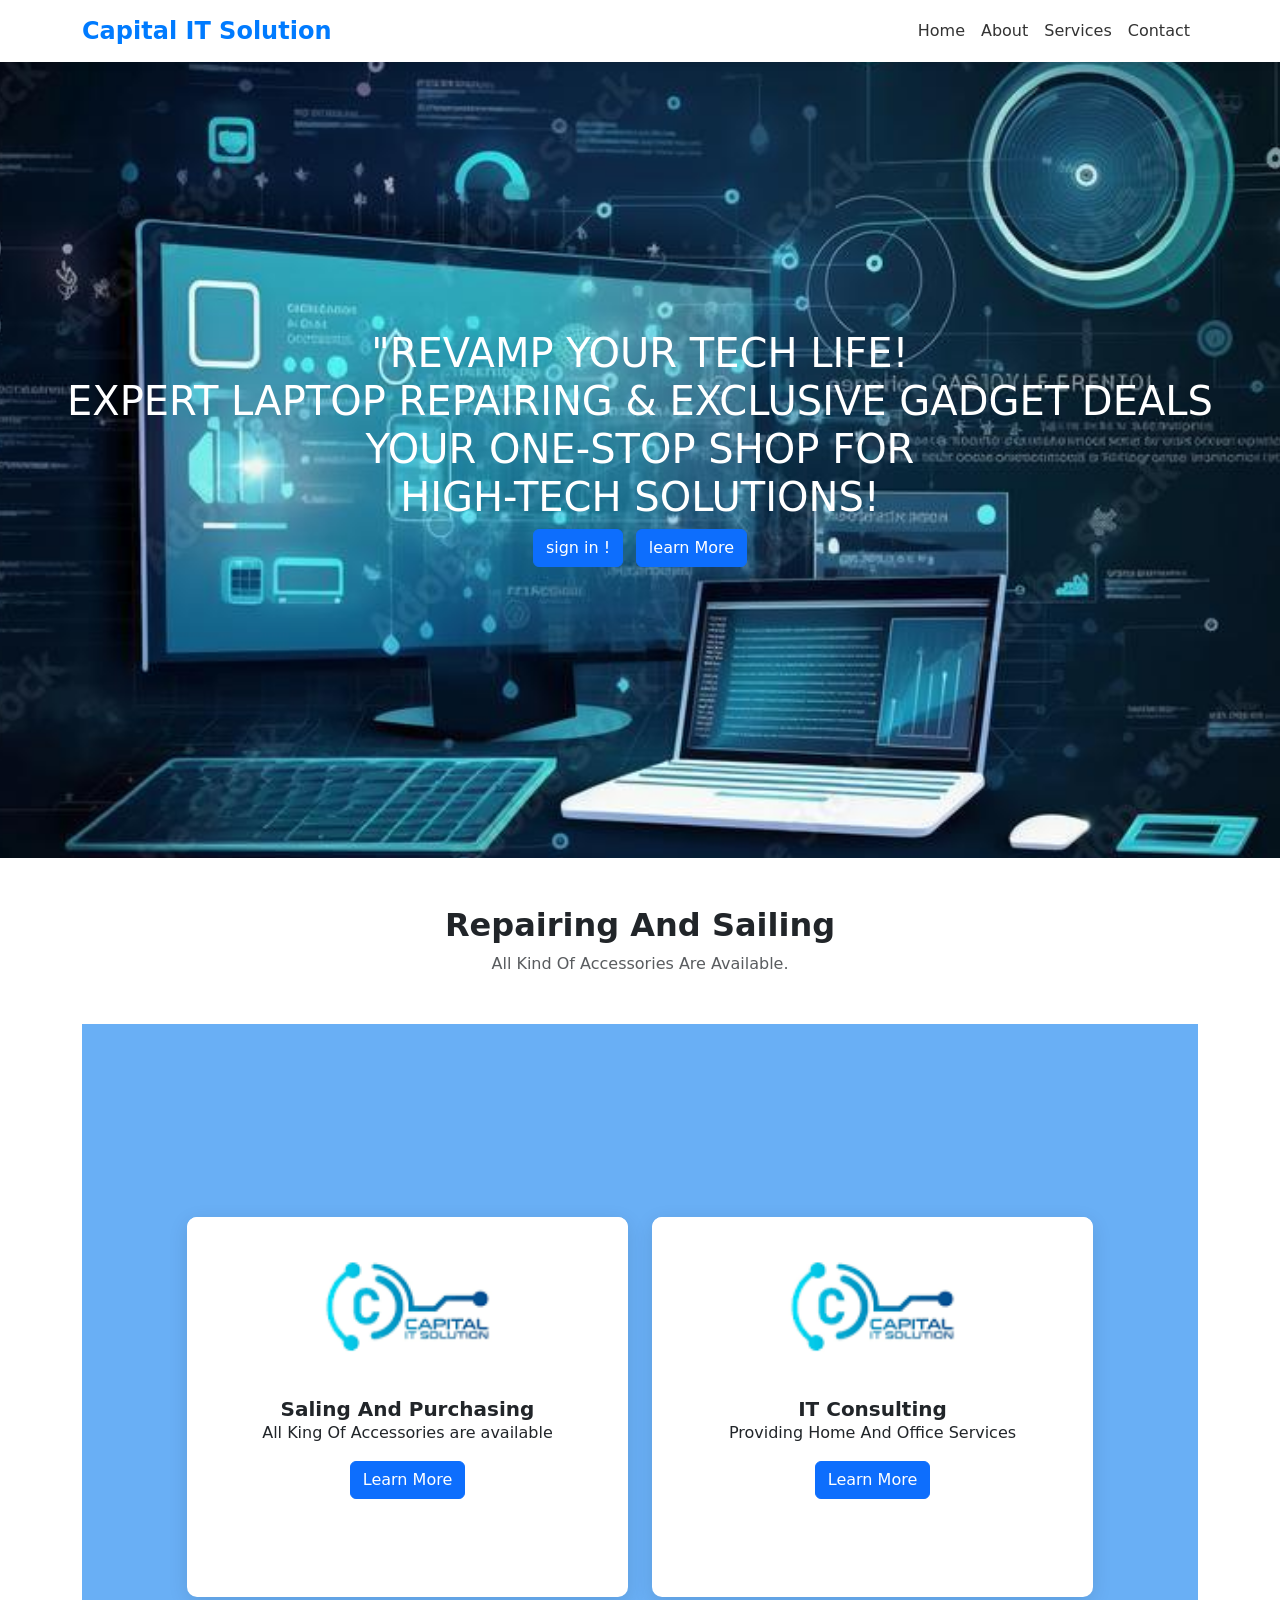
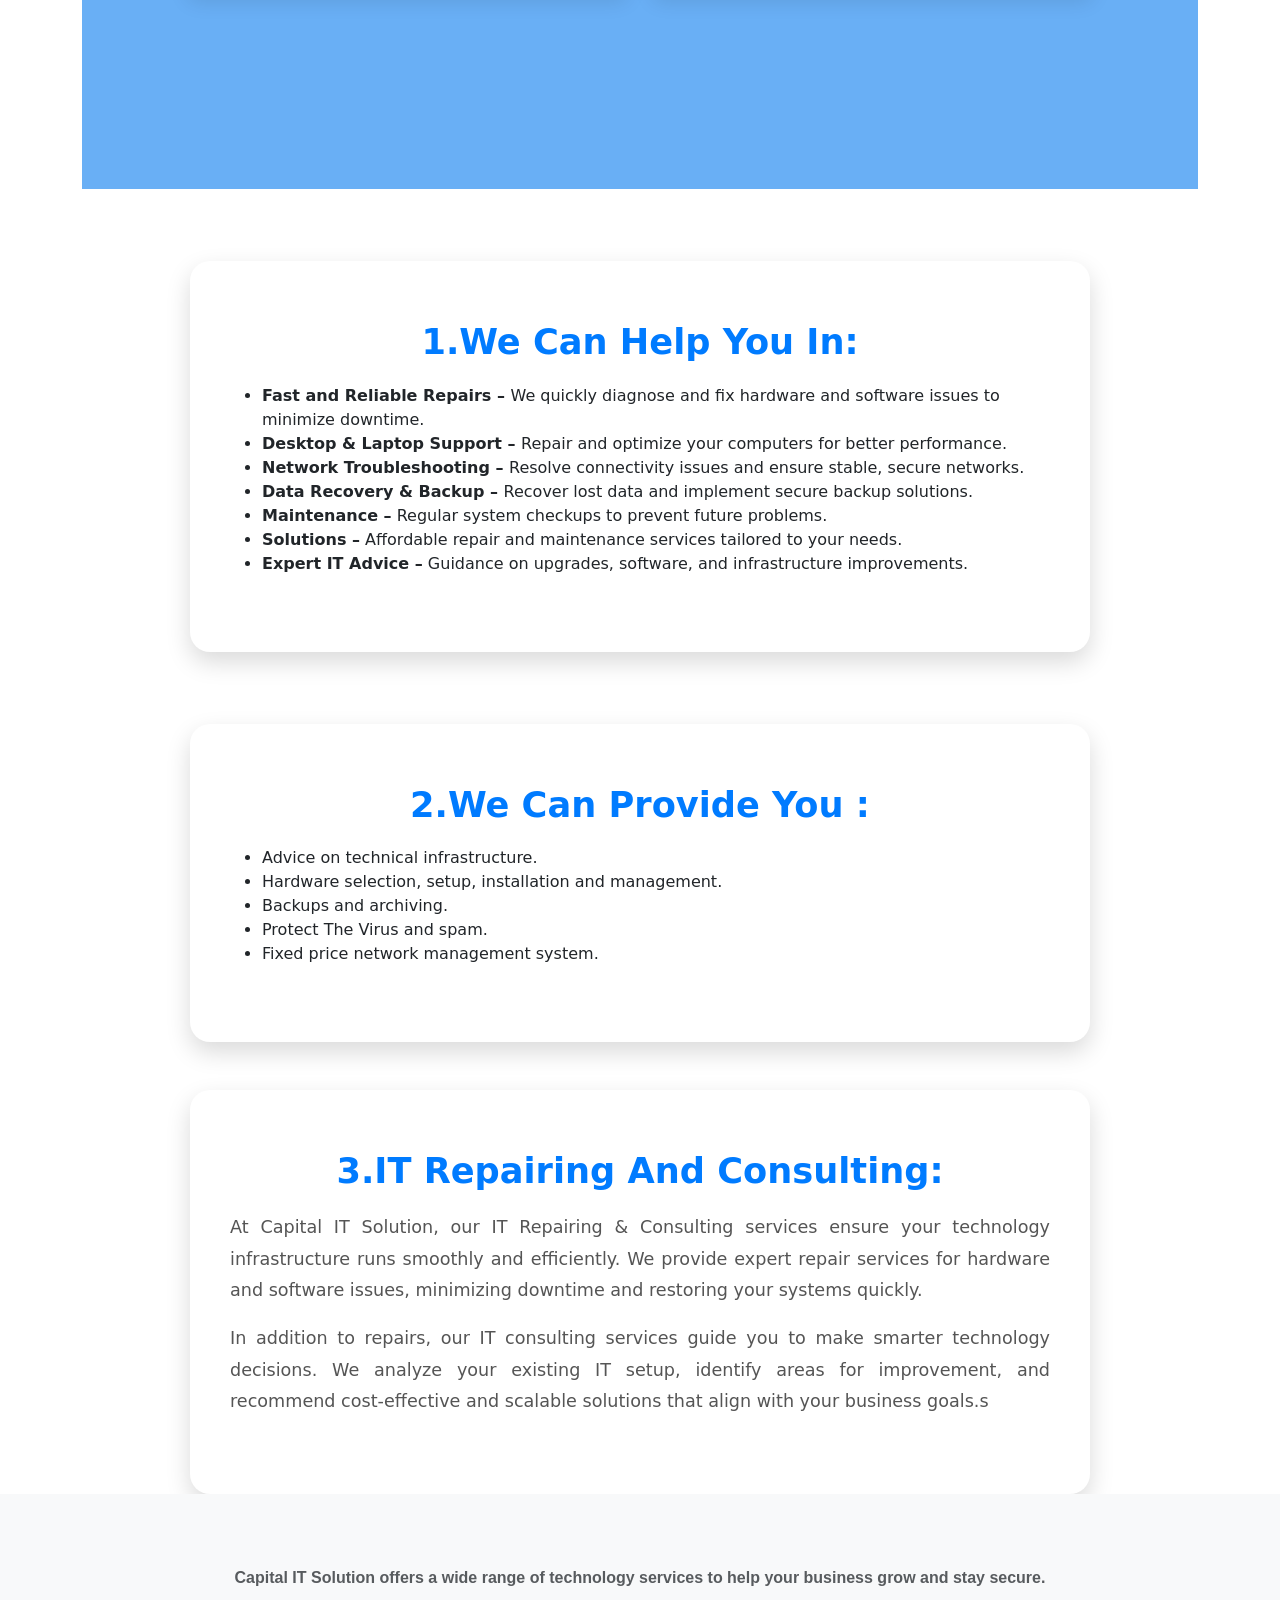
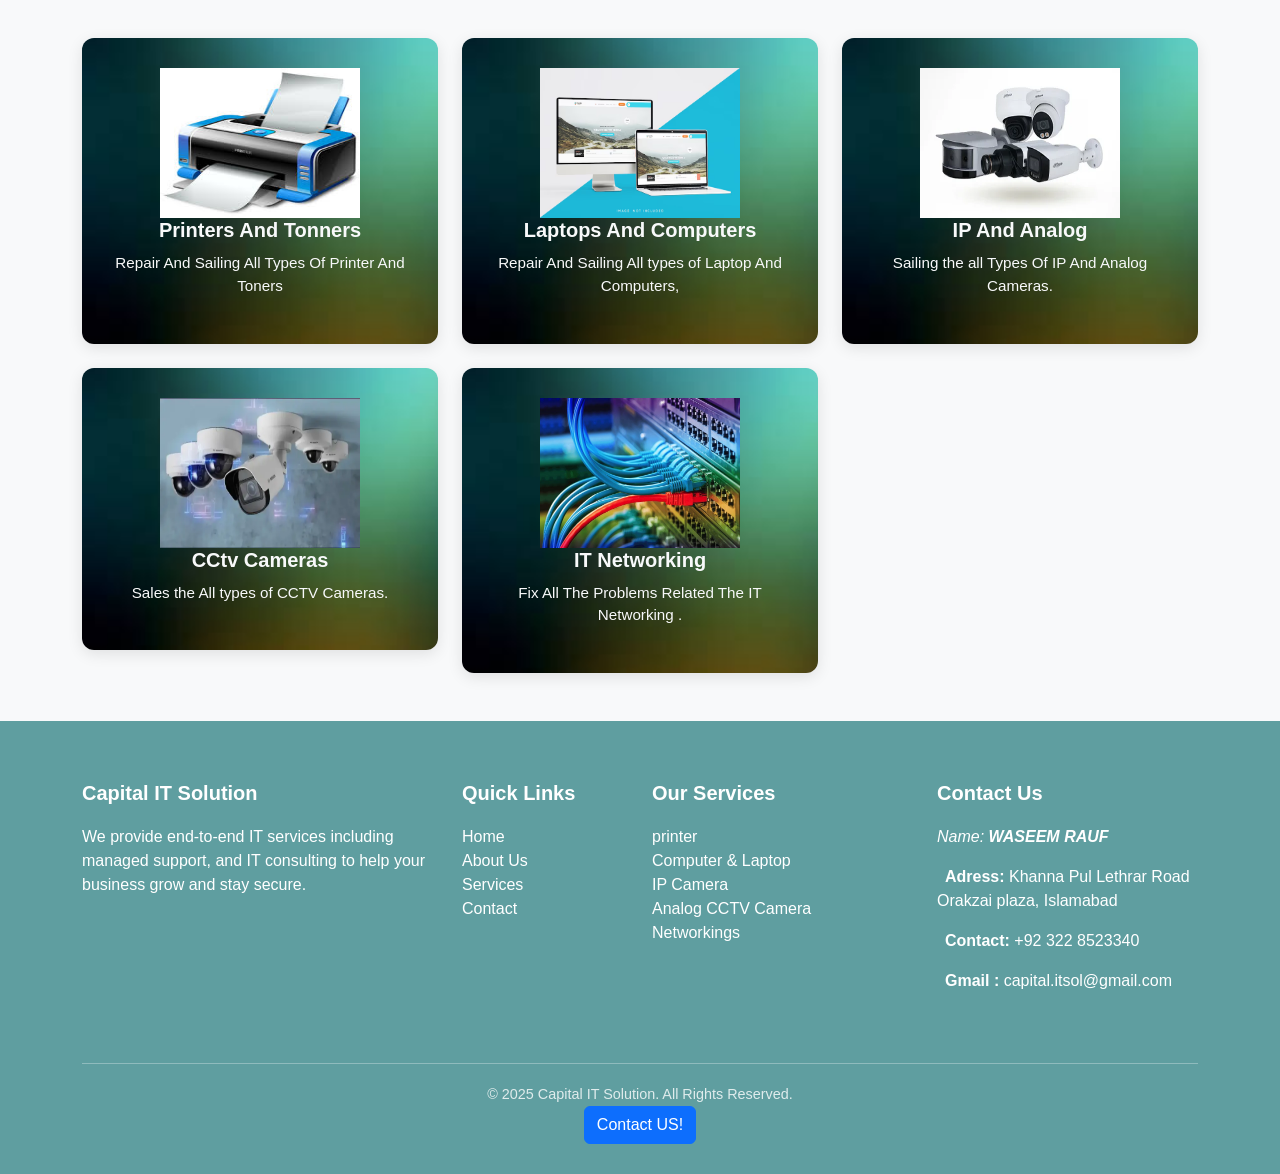
<file: src/index.html>
<!DOCTYPE html>
<html lang="en">

<head>
    <meta charset="UTF-8">
    <meta name="viewport" content="width=device-width, initial-scale=1.0">
    <link href="https://cdn.jsdelivr.net/npm/bootstrap@5.3.3/dist/css/bootstrap.min.css" rel="stylesheet"
        integrity="sha384-QWTKZyjpPEjISv5WaRU9OFeRpok6YctnYmDr5pNlyT2bRjXh0JMhjY6hW+ALEwIH" crossorigin="anonymous">
    <link rel="stylesheet" href="../style/html.css">
    <title>Document</title>
</head>

<body>

    <nav class="navbar navbar-expand-lg bg-white fixed-top">
        <div class="container">
            <a class="navbar-brand" href="#">Capital IT Solution</a>
            <button class="navbar-toggler" type="button" data-bs-toggle="collapse" data-bs-target="#navbarNav"
                aria-controls="navbarNav" aria-expanded="false" aria-label="Toggle navigation">
                <span class="navbar-toggler-icon"></span>
            </button>

            <div class="collapse navbar-collapse justify-content-end" id="navbarNav">
                <ul class="navbar-nav">
                    <li class="nav-item">
                        <a class="nav-link active"
                            href="file:///C:/Users/CHOUDHARY%20AWAIS/Desktop/2nd%20websites/src/index.html">Home</a>
                    </li>
                    <li class="nav-item">
                        <a class="nav-link"
                            href="file:///C:/Users/CHOUDHARY%20AWAIS/Desktop/2nd%20websites/links/about/src/index.html">About</a>
                    </li>
                    <li class="nav-item">
                        <a class="nav-link"
                            href="file:///C:/Users/CHOUDHARY%20AWAIS/Desktop/2nd%20websites/links/services/src/index.html">Services</a>
                    </li>
                    <li class="nav-item">
                        <a class="nav-link"
                            href="file:///C:/Users/CHOUDHARY%20AWAIS/Desktop/2nd%20websites/links/contact%20page/src/index.html">Contact</a>
                    </li>
                </ul>
            </div>
        </div>
    </nav>
    </br>
    </br>

    <div class="bg-image d-flex align-items-center justify-content-center">
        <h1 class="text-white">"REVAMP YOUR TECH LIFE! </br>EXPERT LAPTOP REPAIRING & EXCLUSIVE GADGET DEALS </br>YOUR
            ONE-STOP SHOP FOR <br>HIGH-TECH SOLUTIONS!</br>
            <button class="btn btn-primary text-white">
                sign in !
            </button>
            <a href=".index/CHOUDHARY%20AWAIS/Desktop/2nd%20websites/links/services/src/index.html~">
                <button class="btn btn-primary text-white">
                    learn More
                </button>
            </a>
        </h1>
    </div>
    </div>



    <section class="service-section bg-image1">
        <div class="container">
            <div class="text-center mb-5">
                <h2 class="fw-bold mt-5">Repairing And Sailing</h2>
                <p class="text-muted">All Kind Of Accessories Are Available.</p>
            </div>


            <div class="body">
                <div class="container py-5">
                    <div class="row g-4 justify-content-center">

                        <div class="col-md-5 col-sm-10 card-container">
                            <div class="card-flip">
                                <div class="card-front">
                                    <img src="../assets/capital.png" class="card-img-top" alt="Web Development">
                                    <div class="card-body text-center">
                                        <h5 class="card-title">Saling And Purchasing</h5>
                                        <p class="card-text">All King Of Accessories are available</p>
                                        <a href="#" class="btn btn-primary">Learn More</a>
                                    </div>
                                </div>
                                <div class="card-back">
                                    <h4>Sailing And repairing</h4>
                                    <ul>
                                        <li>COMPUTER</li>
                                        <li>LAPTOP</li>
                                        <li>LCD</li>
                                        <li>CCTV CAMERA</li>
                                        <li>IP CAMERA INSTALLATION</li>
                                        <li>NET WORKING</li>
                                        <li>PRINTER & TONER</li>
                                        <li>IP & ANALOG CAMERAS</li>
                                    </ul>

                                    <a href="#" class="btn btn-light">Learn More</a>
                                </div>
                            </div>
                        </div>


                        <div class="col-md-5 col-sm-10 card-container">
                            <div class="card-flip">
                                <div class="card-front">
                                    <img src="../assets/capital.png" class="card-img-top" alt="IT Consulting">
                                    <div class="card-body text-center">
                                        <h5 class="card-title">IT Consulting</h5>
                                        <p class="card-text">Providing Home And Office Services</p>
                                        <a href="#" class="btn btn-primary">Learn More</a>
                                    </div>
                                </div>
                                <div class="card-back">
                                    <h4>Services</h4>
                                    <ul>
                                        <li>COMPUTER AND LAPTOP</li>
                                        <li>PRINTER AND TONER</li>
                                        <li>CCTV CAMERAS</li>
                                        <li>IP & ANALOG</li>
                                        <li>DATA RECOVERY</li>
                                        <li>COMPLETE NETWORKING</li>
                                    </ul>
                                    <a href="#" class="btn btn-light">Learn More</a>
                                </div>
                            </div>
                        </div>

                    </div>
                </div>
            </div>
        </div>
        </br>
        </br>
        </br>

        <div class="paragrapg">
            <div class="container px-4">
                <div class="big-card mx-auto">
                    <h2>1.We Can Help You In:</h2>
                    <p>
                    <ul>
                        <li><strong>Fast and Reliable Repairs – </strong>We quickly diagnose and fix hardware and
                            software issues to minimize
                            downtime.</li>
                        <li><strong> Desktop & Laptop Support – </strong>Repair and optimize your computers for better
                            performance.</li>
                        <li><strong>Network Troubleshooting – </strong>Resolve connectivity issues and ensure stable,
                            secure networks.</li>
                        <li> <strong>Data Recovery & Backup – </strong>Recover lost data and implement secure backup
                            solutions.</li>
                        <li><strong> Maintenance –</strong> Regular system checkups to prevent future problems.</li>
                        <li> <strong>Solutions –</strong> Affordable repair and maintenance services tailored to your
                            needs.</li>
                        <li><strong> Expert IT Advice –</strong> Guidance on upgrades, software, and infrastructure
                            improvements.</li>
                    </ul>
                    </p>
                    
                </div>
            </div>

            </br>
            </br>
            </br>

            <div class="container px-4">
                <div class="big-card mx-auto">
                    <h2>2.We Can Provide You :</h2>
                    <ul>
                        <li> Advice on technical infrastructure.</li>
                        <li>Hardware selection, setup, installation and management.</li>
                        <li>Backups and archiving.</li>
                        <li>Protect The Virus and spam.</li>
                        <li>Fixed price network management system.</li>
                    </ul>
                </div>
            </div>
            </br>
            </br>
            <div class="container px-4">
                <div class="big-card mx-auto">
                    <h2>3.IT Repairing And Consulting:</h2>
                    <p>
                        At Capital IT Solution, our IT Repairing & Consulting services ensure your technology
                        infrastructure runs smoothly and efficiently. We provide expert repair services for hardware and
                        software issues, minimizing downtime and restoring your systems quickly.
                    </p>
                    <p>
                        In addition to repairs, our IT consulting services guide you to make smarter technology
                        decisions. We analyze your existing IT setup, identify areas for improvement, and recommend
                        cost-effective and scalable solutions that align with your business goals.s
                    </p>
                </div>
            </div>
        </div>



        <div class="div-cards">
            <div class="container py-5">
                <h2 class="text-center mb-4 text-dark"> </h2>
                <p class="text-center text-muted mb-5 ">
                    <strong> Capital IT Solution offers a wide range of technology services to help your business grow
                        and stay
                        secure.</strong>
                </p>


                <div class="row g-4">

                    <div class="col-md-4 col-sm-6">
                        <div class="service-card">
                            <img src="../assets/printer.jpg" class="image-fluid-1">
                            <h5 class="text-light">Printers And Tonners</h5>
                            <p class="text-light">Repair And Sailing All Types Of Printer And Toners</p>
                        </div>
                    </div>

                    <div class="col-md-4 col-sm-6">
                        <div class="service-card">
                            <img src="../assets/computer and laptop.avif" class="image-fluid-1">
                            <i class="bi bi-cloud-arrow-up"></i>
                            <h5 class="text-light"> Laptops And Computers</h5>
                            <p class="text-light">Repair And Sailing All types of Laptop And Computers,</p>
                        </div>
                    </div>

                    <div class="col-md-4 col-sm-6">
                        <div class="service-card">
                            <img src="../assets/IP and Analog.webp" class="image-fluid-1">
                            <i class="bi bi-shield-lock"></i>
                            <h5 class="text-light">IP And Analog</h5>
                            <p class="text-light">Sailing the all Types Of IP And Analog Cameras.</p>
                        </div>
                    </div>

                    <div class="col-md-4 col-sm-6">
                        <div class="service-card">
                            <img src="../assets/cctv camera.webp" class="image-fluid-1">
                            <i class="bi bi-headset"></i>
                            <h5 class="text-light">CCtv Cameras</h5>
                            <p class="text-light">Sales the  All types of CCTV Cameras.</p>
                        </div>
                    </div>

                    <div class="col-md-4 col-sm-6">
                        <div class="service-card">
                            <img src="../assets/networking.jpg" class="image-fluid-1">
                            <i class="bi bi-lightbulb"></i>
                            <h5 class="text-light">IT Networking</h5>
                            <p class="text-light">Fix All The Problems Related The IT Networking .</p>
                        </div>
                    </div>
                </div>
            </div>
        </div>



        <div class="footer-section">
            <footer class="footer">
                <div class="container">
                    <div class="row">
                        <!-- About -->
                        <div class="col-md-4 mb-4">
                            <h5>Capital IT Solution</h5>
                            <p>
                                We provide end-to-end IT services including managed support, and IT consulting to help your business grow and stay secure.
                            </p>
                            <div class="social-icons">
                                <a href="#"><i class="bi bi-facebook"></i></a>
                                <a href="#"><i class="bi bi-twitter"></i></a>
                                <a href="#"><i class="bi bi-linkedin"></i></a>
                                <a href="#"><i class="bi bi-instagram"></i></a>
                            </div>
                        </div>

                        <div class="col-md-2 mb-4">
                            <h5>Quick Links</h5>
                            <ul class="list-unstyled">
                                <li><a href="file:///C:/Users/CHOUDHARY%20AWAIS/Desktop/2nd%20websites/src/index.html">Home</a></li>
                                <li><a href="file:///C:/Users/CHOUDHARY%20AWAIS/Desktop/2nd%20websites/links/about/src/index.html">About Us</a></li>
                                <li><a
                                        href="file:///C:/Users/CHOUDHARY%20AWAIS/Desktop/2nd%20websites/links/services/src/index.html">Services</a>
                                </li>
                                <li><a href="file:///C:/Users/CHOUDHARY%20AWAIS/Desktop/2nd%20websites/links/contact%20page/src/index.html">Contact</a></li>
                            </ul>
                        </div>

                        <div class="col-md-3 mb-4">
                            <h5>Our Services</h5>
                            <ul class="list-unstyled">
                                <li><a href="#">printer</a></li>
                                <li><a href="#">Computer & Laptop</a></li>
                                <li><a href="#">IP Camera</a></li>
                                <li><a href="#">Analog CCTV Camera</a></li>
                                <li><a href="#">Networkings</a></li>
                            </ul>
                        </div>

                        <div class="col-md-3 mb-4">
                            <h5>Contact Us</h5>
                            <p><i class="bi bi-name-fill me-2">Name: <strong>WASEEM RAUF</strong></i></p>
                            <p><i class="bi bi-geo-alt-fill me-2"></i><strong>Adress: </strong>Khanna Pul Lethrar Road Orakzai plaza, Islamabad </p>
                            <p><i class="bi bi-telephone-fill me-2"></i><strong>Contact: </strong>+92 322 8523340</p>
                            <p><i class="bi bi-envelope-fill me-2"></i><Strong>Gmail : </Strong>capital.itsol@gmail.com</p>
                        </div>
                    </div>

                    <div class="footer-bottom">
                        &copy; 2025 Capital IT Solution. All Rights Reserved.
                    </br>
                        <button class="btn btn-primary">
                        <a href="file:///C:/Users/CHOUDHARY%20AWAIS/Desktop/2nd%20websites/links/contact%20page/src/index.html">Contact US!</a>
                        </button>
                    </div>
                </div>
            </footer>
        </div>

        <script src="https://cdn.jsdelivr.net/npm/bootstrap@5.3.3/dist/js/bootstrap.bundle.min.js"
            integrity="sha384-YvpcrYf0tY3lHB60NNkmXc5s9fDVZLESaAA55NDzOxhy9GkcIdslK1eN7N6jIeHz"
            crossorigin="anonymous"></script>

</body>

</html>
</file>
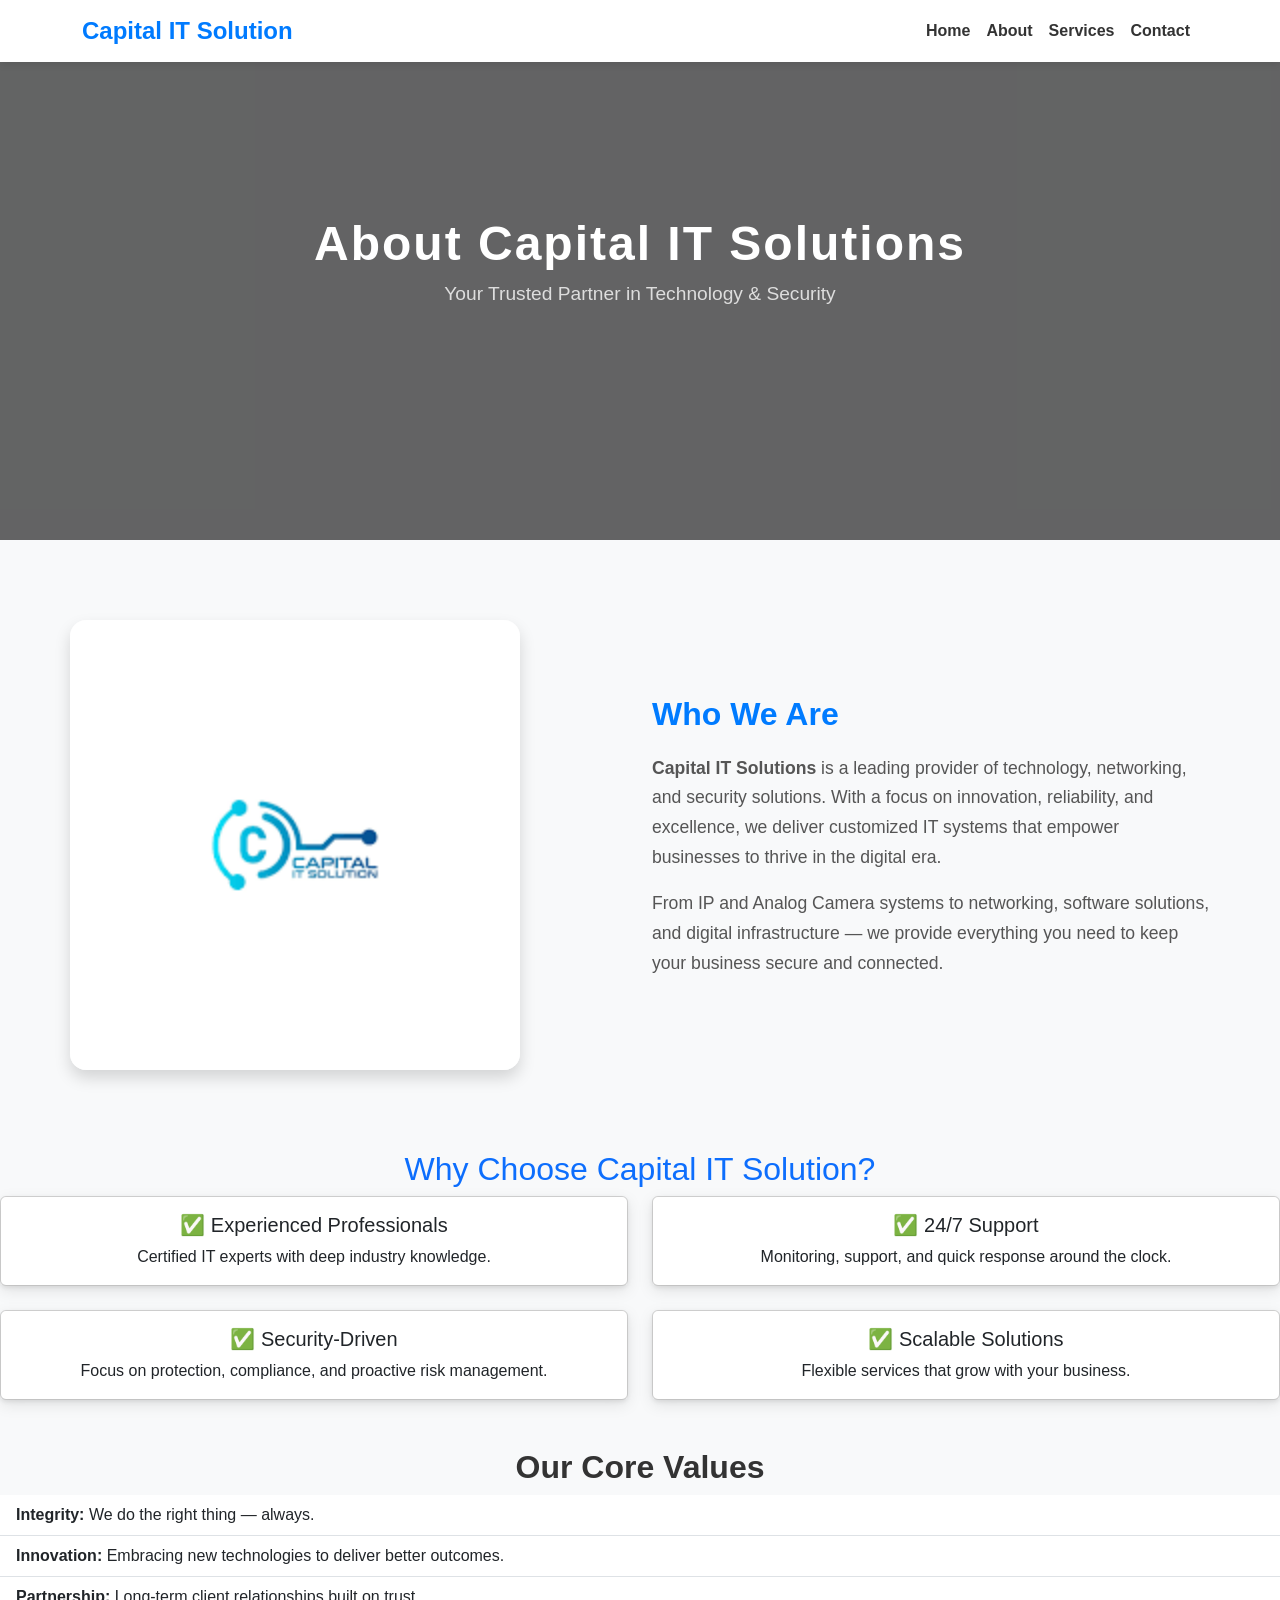
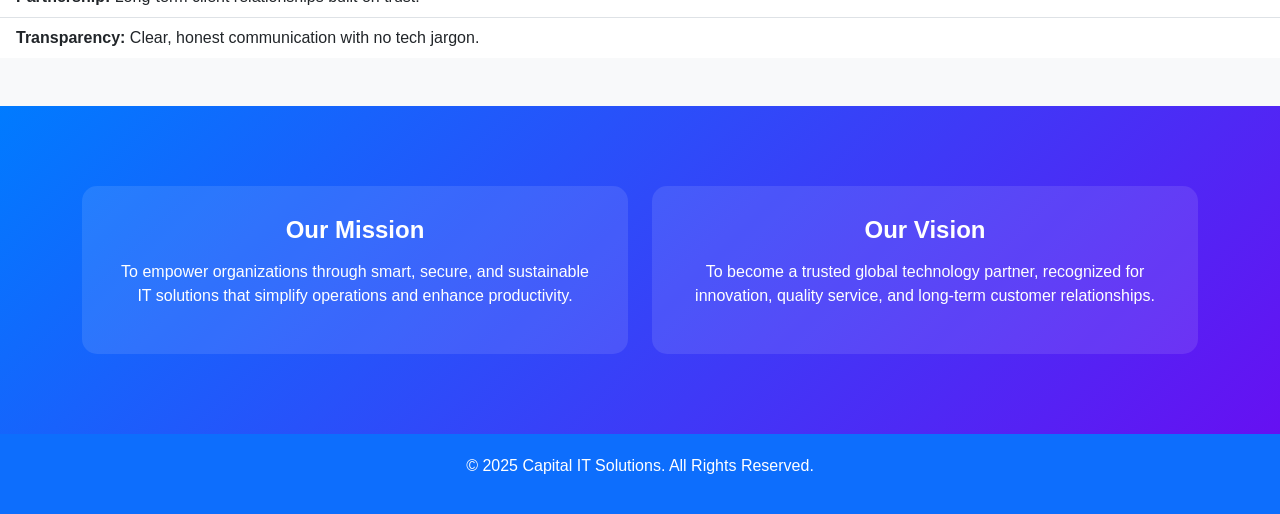
<file: links/about/src/index.html>
<!DOCTYPE html>
<html lang="en">

<head>
    <meta charset="UTF-8">
    <meta name="viewport" content="width=device-width, initial-scale=1.0">
    <link href="https://cdn.jsdelivr.net/npm/bootstrap@5.3.3/dist/css/bootstrap.min.css" rel="stylesheet"
        integrity="sha384-QWTKZyjpPEjISv5WaRU9OFeRpok6YctnYmDr5pNlyT2bRjXh0JMhjY6hW+ALEwIH" crossorigin="anonymous">
    <link rel="stylesheet" href="../style/html.css">
    <title>Document</title>
</head>

<body>



    <nav class="navbar navbar-expand-lg bg-white fixed-top">
        <div class="container">
            <a class="navbar-brand" href="#">Capital IT Solution</a>
            <button class="navbar-toggler" type="button" data-bs-toggle="collapse" data-bs-target="#navbarNav"
                aria-controls="navbarNav" aria-expanded="false" aria-label="Toggle navigation">
                <span class="navbar-toggler-icon"></span>
            </button>

            <div class="collapse navbar-collapse justify-content-end" id="navbarNav">
                <ul class="navbar-nav">
                    <li class="nav-item">
                        <a class="nav-link active"
                            href="file:///C:/Users/CHOUDHARY%20AWAIS/Desktop/2nd%20websites/src/index.html"><strong>Home</strong></a>
                    </li>
                    <li class="nav-item">
                        <a class="nav-link"
                            href="file:///C:/Users/CHOUDHARY%20AWAIS/Desktop/2nd%20websites/links/about/src/index.html"><strong>About</strong></a>
                    </li>
                    <li class="nav-item">
                        <a class="nav-link"
                            href="file:///C:/Users/CHOUDHARY%20AWAIS/Desktop/2nd%20websites/links/services/src/index.html"><strong>Services</strong></a>
                    </li>
                    <li class="nav-item">
                        <a class="nav-link"
                            href="file:///C:/Users/CHOUDHARY%20AWAIS/Desktop/2nd%20websites/links/contact%20page/src/index.html"><strong>Contact</strong></a>
                    </li>
                </ul>
            </div>
        </div>
    </nav>




    <section class="hero">
        <div class="hero-content">
            <h1>About Capital IT Solutions</h1>
            <p>Your Trusted Partner in Technology & Security</p>
        </div>
    </section>

    <section class="about-section container">
        <div class="row align-items-center">
            <div class="col-md-6 mb-4 mb-md-0">
                <img src="../assets/capital.png" alt="About Us" class="img-fluid rounded-4 shadow ">
            </div>
            <div class="col-md-6">
                <h2>Who We Are</h2>
                <p>
                    <strong>Capital IT Solutions</strong> is a leading provider of technology, networking, and security
                    solutions.
                    With a focus on innovation, reliability, and excellence, we deliver customized IT systems that
                    empower businesses to thrive in the digital era.
                </p>
                <p>
                    From IP and Analog Camera systems to networking, software solutions, and digital infrastructure — we
                    provide everything you need to keep your business secure and connected.
                </p>
            </div>
        </div>
    </section>




    <section class="mb-5">
        <h2 class="section-title text-primary text-center">Why Choose Capital IT Solution?</h2>
        <div class="row g-4">
            <div class="col-md-6">
                <div class="card shadow-sm">
                    <div class="card-body">
                        <h5 class="card-title">✅ Experienced Professionals</h5>
                        <p class="card-text">Certified IT experts with deep industry knowledge.</p>
                    </div>
                </div>
            </div>
            <div class="col-md-6">
                <div class="card shadow-sm">
                    <div class="card-body">
                        <h5 class="card-title">✅ 24/7 Support</h5>
                        <p class="card-text">Monitoring, support, and quick response around the clock.</p>
                    </div>
                </div>
            </div>
            <div class="col-md-6">
                <div class="card shadow-sm">
                    <div class="card-body">
                        <h5 class="card-title">✅ Security-Driven</h5>
                        <p class="card-text">Focus on protection, compliance, and proactive risk management.</p>
                    </div>
                </div>
            </div>
            <div class="col-md-6">
                <div class="card shadow-sm">
                    <div class="card-body">
                        <h5 class="card-title">✅ Scalable Solutions</h5>
                        <p class="card-text">Flexible services that grow with your business.</p>
                    </div>
                </div>
            </div>
        </div>
    </section>

    <section class="mb-5">
        <h2 class="section-title text-center"><strong>Our Core Values</strong></h2>
        <ul class="list-group list-group-flush">
            <li class="list-group-item"><strong>Integrity:</strong> We do the right thing — always.</li>
            <li class="list-group-item"><strong>Innovation:</strong> Embracing new technologies to deliver better
                outcomes.</li>
            <li class="list-group-item"><strong>Partnership:</strong> Long-term client relationships built on trust.
            </li>
            <li class="list-group-item"><strong>Transparency:</strong> Clear, honest communication with no tech jargon.
            </li>
        </ul>
    </section>

    <section class="mission-vision">
        <div class="container text-center">
            <div class="row g-4">
                <div class="col-md-6">
                    <div class="mv-card">
                        <h4>Our Mission</h4>
                        <p>To empower organizations through smart, secure, and sustainable IT solutions that simplify
                            operations and enhance productivity.</p>
                    </div>
                </div>
                <div class="col-md-6">
                    <div class="mv-card">
                        <h4>Our Vision</h4>
                        <p>To become a trusted global technology partner, recognized for innovation, quality service,
                            and long-term customer relationships.</p>
                    </div>
                </div>
            </div>
        </div>
    </section>


    <footer>
        <p>© 2025 Capital IT Solutions. All Rights Reserved.</p>
    </footer>




    <script src="https://cdn.jsdelivr.net/npm/bootstrap@5.3.3/dist/js/bootstrap.bundle.min.js"
        integrity="sha384-YvpcrYf0tY3lHB60NNkmXc5s9fDVZLESaAA55NDzOxhy9GkcIdslK1eN7N6jIeHz"
        crossorigin="anonymous"></script>

</body>

</html>
</file>
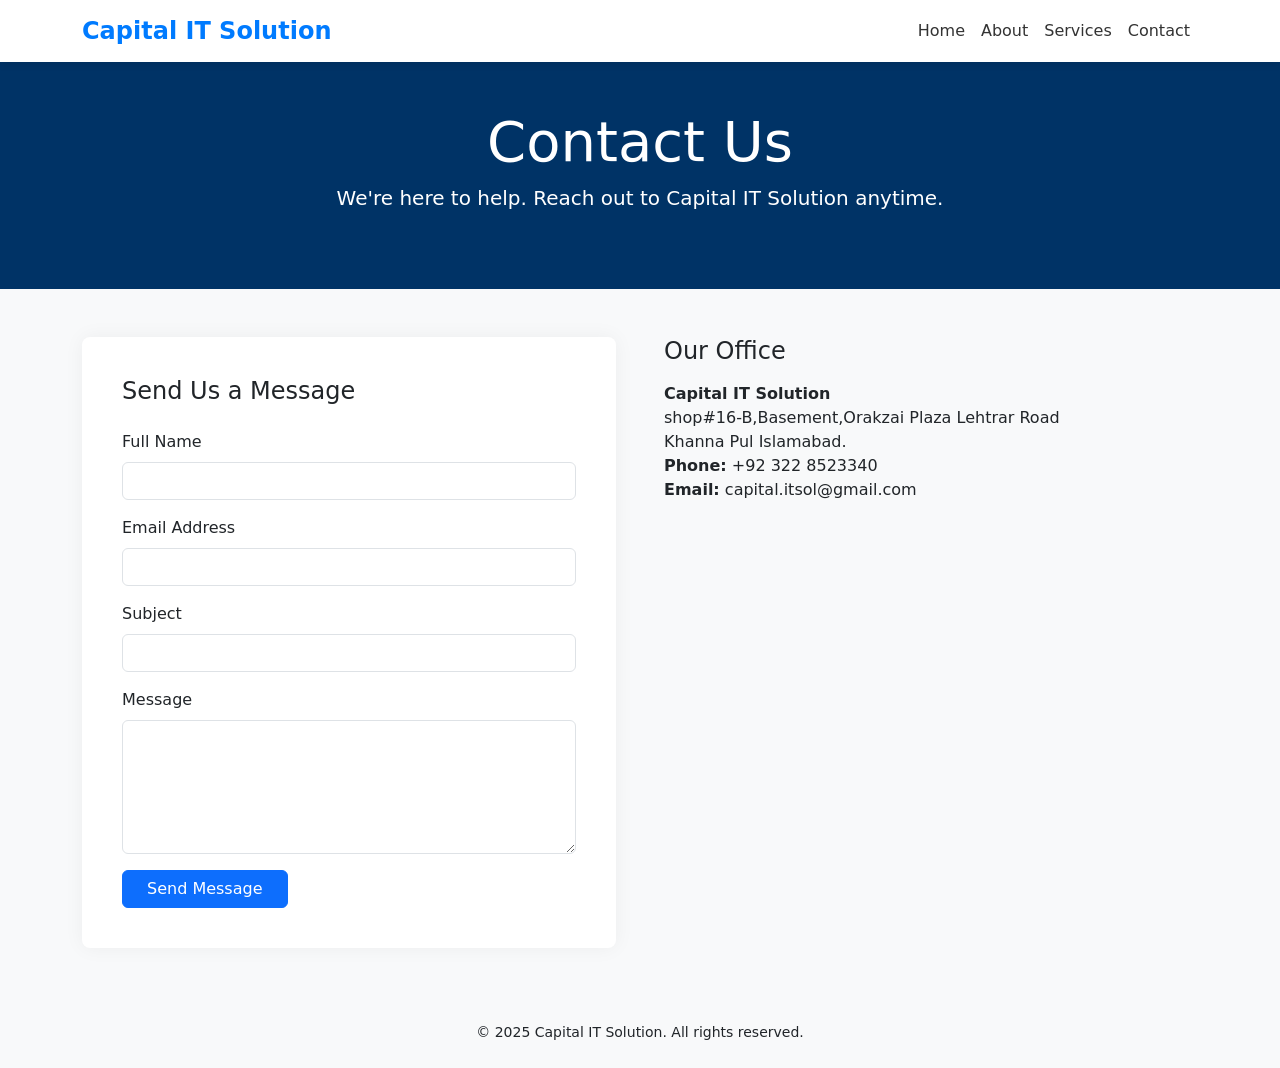
<file: links/contact page/src/index.html>
<!DOCTYPE html>
<html lang="en">

<head>
    <meta charset="UTF-8" />
    <meta name="viewport" content="width=device-width, initial-scale=1.0" />
    <title>Contact Us | Capital IT Solution</title>
    <link href="https://cdn.jsdelivr.net/npm/bootstrap@5.3.3/dist/css/bootstrap.min.css" rel="stylesheet">
    <link rel="stylesheet" href="../style/html.css">
</head>

<body>

     
    <nav class="navbar navbar-expand-lg bg-white fixed-top">
        <div class="container">
            <a class="navbar-brand" href="#">Capital IT Solution</a>
            <button class="navbar-toggler" type="button" data-bs-toggle="collapse" data-bs-target="#navbarNav"
                aria-controls="navbarNav" aria-expanded="false" aria-label="Toggle navigation">
                <span class="navbar-toggler-icon"></span>
            </button>

            <div class="collapse navbar-collapse justify-content-end" id="navbarNav">
                <ul class="navbar-nav">
                    <li class="nav-item">
                        <a class="nav-link active"
                            href="file:///C:/Users/CHOUDHARY%20AWAIS/Desktop/2nd%20websites/src/index.html">Home</a>
                    </li>
                    <li class="nav-item">
                        <a class="nav-link"
                            href="file:///C:/Users/CHOUDHARY%20AWAIS/Desktop/2nd%20websites/links/about/src/index.html">About</a>
                    </li>
                    <li class="nav-item">
                        <a class="nav-link"
                            href="file:///C:/Users/CHOUDHARY%20AWAIS/Desktop/2nd%20websites/links/services/src/index.html">Services</a>
                    </li>
                    <li class="nav-item">
                        <a class="nav-link"
                            href="file:///C:/Users/CHOUDHARY%20AWAIS/Desktop/2nd%20websites/links/contact%20page/src/index.html">Contact</a>
                    </li>
                </ul>
            </div>
        </div>
    </nav>
    </br>
    </br>


    <section class="contact-header">
        <h1 class="display-4">Contact Us</h1>
        <p class="lead">We're here to help. Reach out to Capital IT Solution anytime.</p>
    </section>

    <main class="container my-5">
        <div class="row g-5">

            <div class="col-lg-6">
                <div class="contact-form">
                    <h4 class="mb-4">Send Us a Message</h4>
                    <form action="submit_form.php" method="POST">
                        <div class="mb-3">
                            <label for="name" class="form-label">Full Name</label>
                            <input type="text" class="form-control" id="name" name="name" required />
                        </div>
                        <div class="mb-3">
                            <label for="email" class="form-label">Email Address</label>
                            <input type="email" class="form-control" id="email" name="email" required />
                        </div>
                        <div class="mb-3">
                            <label for="subject" class="form-label">Subject</label>
                            <input type="text" class="form-control" id="subject" name="subject" />
                        </div>
                        <div class="mb-3">
                            <label for="message" class="form-label">Message</label>
                            <textarea class="form-control" id="message" name="message" rows="5" required></textarea>
                        </div>
                        <button type="submit" class="btn btn-primary px-4">Send Message</button>
                    </form>
                </div>
            </div>

            <div class="col-lg-6">
                <h4 class="mb-3">Our Office</h4>
                <p><strong>Capital IT Solution</strong><br>
                    shop#16-B,Basement,Orakzai Plaza Lehtrar Road<br>
                    Khanna Pul Islamabad. <br>
                    <strong>Phone:</strong> +92 322 8523340<br>
                    <strong>Email:</strong> capital.itsol@gmail.com
                </p>

                <div class="map-responsive mt-4">

                    <iframe
                        src="https://www.google.com/maps/embed?pb=!1m18!1m12!1m3!1d1661.0366432629412!2d73.11596783849716!3d33.62934172664025!2m3!1f0!2f0!3f0!3m2!1i1024!2i768!4f13.1!3m3!1m2!1s0x38dfeb0051089261%3A0x3b80e0b9839dd8a8!2sCapital%20It%20Solution!5e0!3m2!1sen!2sus!4v1756976961791!5m2!1sen!2sus"
                        width="600" height="450" style="border:0;" allowfullscreen="" loading="lazy"
                        referrerpolicy="no-referrer-when-downgrade"></iframe>

                </div>
            </div>

        </div>
    </main>

    <footer class="text-center py-4 bg-light">
        <small>&copy; 2025 Capital IT Solution. All rights reserved.</small>
    </footer>

    <script src="https://cdn.jsdelivr.net/npm/bootstrap@5.3.3/dist/js/bootstrap.bundle.min.js"></script>
</body>

</html>
</file>
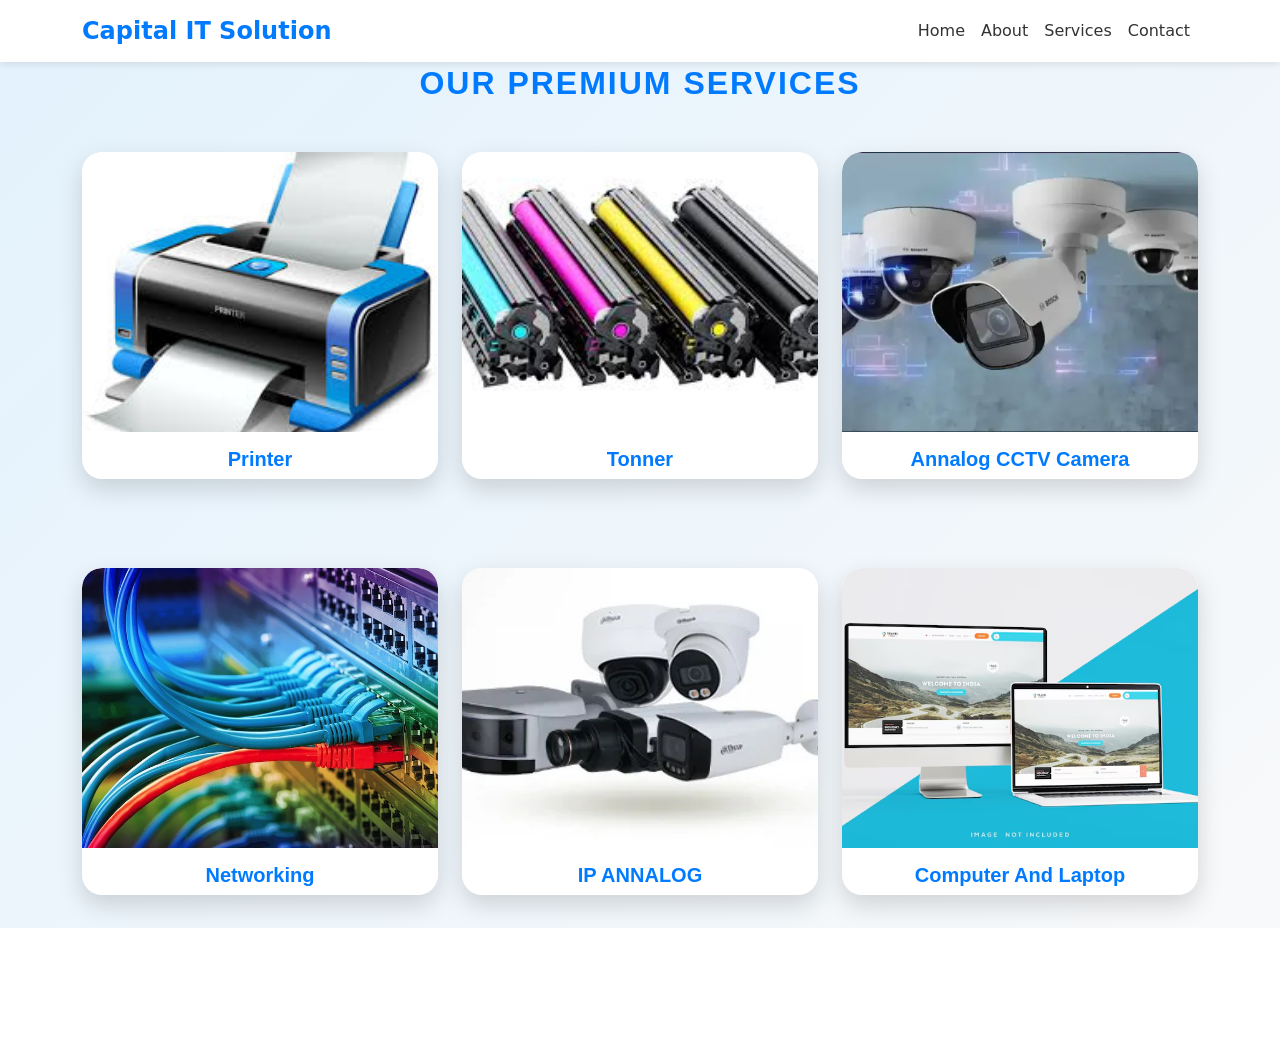
<file: links/services/src/index.html>
<!DOCTYPE html>
<html lang="en">

<head>
    <meta charset="UTF-8">
    <meta name="viewport" content="width=device-width, initial-scale=1.0">
    <link href="https://cdn.jsdelivr.net/npm/bootstrap@5.3.3/dist/css/bootstrap.min.css" rel="stylesheet"
        integrity="sha384-QWTKZyjpPEjISv5WaRU9OFeRpok6YctnYmDr5pNlyT2bRjXh0JMhjY6hW+ALEwIH" crossorigin="anonymous">
    <link rel="stylesheet" href="../style/html.css">
    <title>Document</title>
</head>

<body>


    <nav class="navbar navbar-expand-lg bg-white fixed-top">
        <div class="container">
            <a class="navbar-brand" href="#">Capital IT Solution</a>
            <button class="navbar-toggler" type="button" data-bs-toggle="collapse" data-bs-target="#navbarNav"
                aria-controls="navbarNav" aria-expanded="false" aria-label="Toggle navigation">
                <span class="navbar-toggler-icon"></span>
            </button>

            <div class="collapse navbar-collapse justify-content-end" id="navbarNav">
                <ul class="navbar-nav">
                    <li class="nav-item">
                        <a class="nav-link active"
                            href="file:///C:/Users/CHOUDHARY%20AWAIS/Desktop/2nd%20websites/src/index.html">Home</a>
                    </li>
                    <li class="nav-item">
                        <a class="nav-link"
                            href="file:///C:/Users/CHOUDHARY%20AWAIS/Desktop/2nd%20websites/links/about/src/index.html">About</a>
                    </li>
                    <li class="nav-item">
                        <a class="nav-link"
                            href="file:///C:/Users/CHOUDHARY%20AWAIS/Desktop/2nd%20websites/links/services/src/index.html">Services</a>
                    </li>
                    <li class="nav-item">
                        <a class="nav-link"
                            href="file:///C:/Users/CHOUDHARY%20AWAIS/Desktop/2nd%20websites/links/contact%20page/src/index.html">Contact</a>
                    </li>
                </ul>
            </div>
        </div>
    </nav>
    </br>

    <div class="service-card">

        <h2>Our Premium Services</h2>

        <div class="container">
            <div class="row g-4">

                <div class="col-md-4">
                    <div class="card-container">
                        <div class="card-flip">
                            <div class="front">
                                <img src="../assets/printer.jpg" alt="Printers">
                                <h5>Printer</h5>
                            </div>
                            <div class="back">
                                <h5>List Of Services. </h5>
                                <ul>
                                    <li>Sale the new printers.</li>
                                    <li>Paper jam removal</li>
                                    <li>Ink/toner replacement</li>
                                    <li>Cartridge head cleaning</li>
                                    <li>Printer not connecting to PC/Wi-Fi</li>
                                    <li>Driver installation & updates</li>
                                    <li>Print quality issues (faded, lines, smudges)</li>
                                    <li>Error code diagnosis & repair</li>
                                    <li>Firmware update or reset</li>
                                    <li>Preventive maintenance for offices</li>
                                </ul>
                                <a href="#" class="btn-custom">Explore</a>
                            </div>
                        </div>
                    </div>
                </div>

                <div class="col-md-4">
                    <div class="card-container">
                        <div class="card-flip">
                            <div class="front">
                                <img src="../assets/tonner.jpg" alt="Tonner">
                                <h5>Tonner</h5>
                            </div>
                            <div class="back">
                                <h5>List Of Sevices Are Available</h5>
                                <ul>
                                    <li>Sale the all type of new tonnerr</li>
                                    <li> Toner cartridge refill (black & color)</li>
                                    <li>Laser printer cartridge refill</li>
                                    <li>Cartridge cleaning & maintenance</li>
                                    <li>Chip resetting (where required)</li>
                                    <li>Print quality check</li>
                                    <li>Toner powder replacement using high-quality materials</li>

                                </ul>
                                <a href="#" class="btn-custom">Explore</a>
                            </div>
                        </div>
                    </div>
                </div>

                <div class="col-md-4">
                    <div class="card-container">
                        <div class="card-flip">
                            <div class="front">
                                <img src="../assets/cctv camera.webp" alt="CCTV CAMERA">
                                <h5>Annalog CCTV Camera</h5>
                            </div>
                            <div class="back">
                                <h5>Lst The Services Are Available</h5>
                                <ul>
                                    <li>Sales the New cameras.</li>
                                    <li>Cameras Starting Price from 2500:Rs.</li>
                                    <li>New analog CCTV camera installation (DVR-based)</li>
                                    <li>Camera repositioning and maintenance</li>
                                    <li>DVR setup and configuration</li>
                                    <li>Camera cable wiring (coaxial)</li>
                                    <li>Power supply troubleshooting</li>
                                    <li>Video signal issue diagnosis (blurry/no display)</li>
                                    <li>Data backup from DVR</li>
                                    <li>Night vision issue resolution</li>
                                </ul>
                                <a href="#" class="btn-custom">Explore</a>
                            </div>
                        </div>
                    </div>
                </div>

                <div class="col-md-4 pt-5 mt-5">
                    <div class="card-container">
                        <div class="card-flip">
                            <div class="front">
                                <img src="../assets/networking.jpg" alt="networking">
                                <h5>Networking</h5>
                            </div>
                            <div class="back">
                                <h5>List Of All The Sevices.</h5>
                                <ul>
                                    <strong>🔧 Network Setup & Installation</strong>
                                    <li>Home or office network design</li>
                                    <li>Wired and wireless (Wi-Fi) network setup</li>
                                    <li>Router/modem configuration</li>
                                    <li>Switch and hub installation</li>
                                    <li>LAN/WAN configuration</li>

                                    <strong>🔧Troubleshooting & Support</strong>
                                    <li>Diagnosing slow or disconnected networks</li>
                                    <li>Fixing IP conflicts</li>
                                    <li>Resolving Wi-Fi dead zones</li>
                                    <li>Repairing faulty cabling or ports</li>
                                    <li>Network performance tuning</li>
                                </ul>
                                <a href="#" class="btn-custom">Explore</a>
                            </div>
                        </div>
                    </div>
                </div>

                <div class="col-md-4 pt-5 mt-5 ">
                    <div class="card-container">
                        <div class="card-flip">
                            <div class="front">
                                <img src="../assets/IP and Analog.webp" alt="Ip Camera">
                                <h5>IP ANNALOG</h5>
                            </div>
                            <div class="back">
                                <h5>List Of All The Services Are Available.</h5>
                                <ul>
                                    <li>Sales the New cameras.</li>
                                    <li>New analog CCTV camera installation (DVR-based)</li>
                                    <li>Camera repositioning and maintenance</li>
                                    <li>DVR setup and configuration</li>
                                    <li>Camera cable wiring (coaxial)</li>
                                    <li>Power supply troubleshooting</li>
                                    <li>Video signal issue diagnosis (blurry/no display)</li>
                                    <li>Data backup from DVR</li>
                                    <li>Night vision issue resolution</li>
                                </ul>
                                <a href="#" class="btn-custom">Explore</a>
                            </div>
                        </div>
                    </div>
                </div>

                <div class="col-md-4 pt-5 mt-5">
                    <div class="card-container">
                        <div class="card-flip">
                            <div class="front">
                                <img src="../assets/computer and laptop.avif" alt="Data Analytics">
                                <h5>Computer And Laptop</h5>
                            </div>
                            <div class="back">
                                <h5>List Of All The Services.</h5>
                                <ul>
                                    <li>Sales All Type Of New Laptop And Computer.</li>
                                    <li>Laptop & Desktop Repair</li>
                                    <li>Virus & Malware Removal</li>
                                    <li>Windows Installation & Upgrade</li>
                                    <li>Software Troubleshooting</li>
                                    <li>Slow Computer Optimization</li>
                                    <li>Wi-Fi & Network Setup</li>
                                    <li>Printer Installation & Troubleshooting</li>
                                </ul>
                                <a href="#" class="btn-custom">Explore</a>
                            </div>
                        </div>
                    </div>
                </div>

            </div>
        </div>




    </div>
    <script src="https://cdn.jsdelivr.net/npm/bootstrap@5.3.3/dist/js/bootstrap.bundle.min.js"
        integrity="sha384-YvpcrYf0tY3lHB60NNkmXc5s9fDVZLESaAA55NDzOxhy9GkcIdslK1eN7N6jIeHz"
        crossorigin="anonymous"></script>

</body>

</html>
</file>
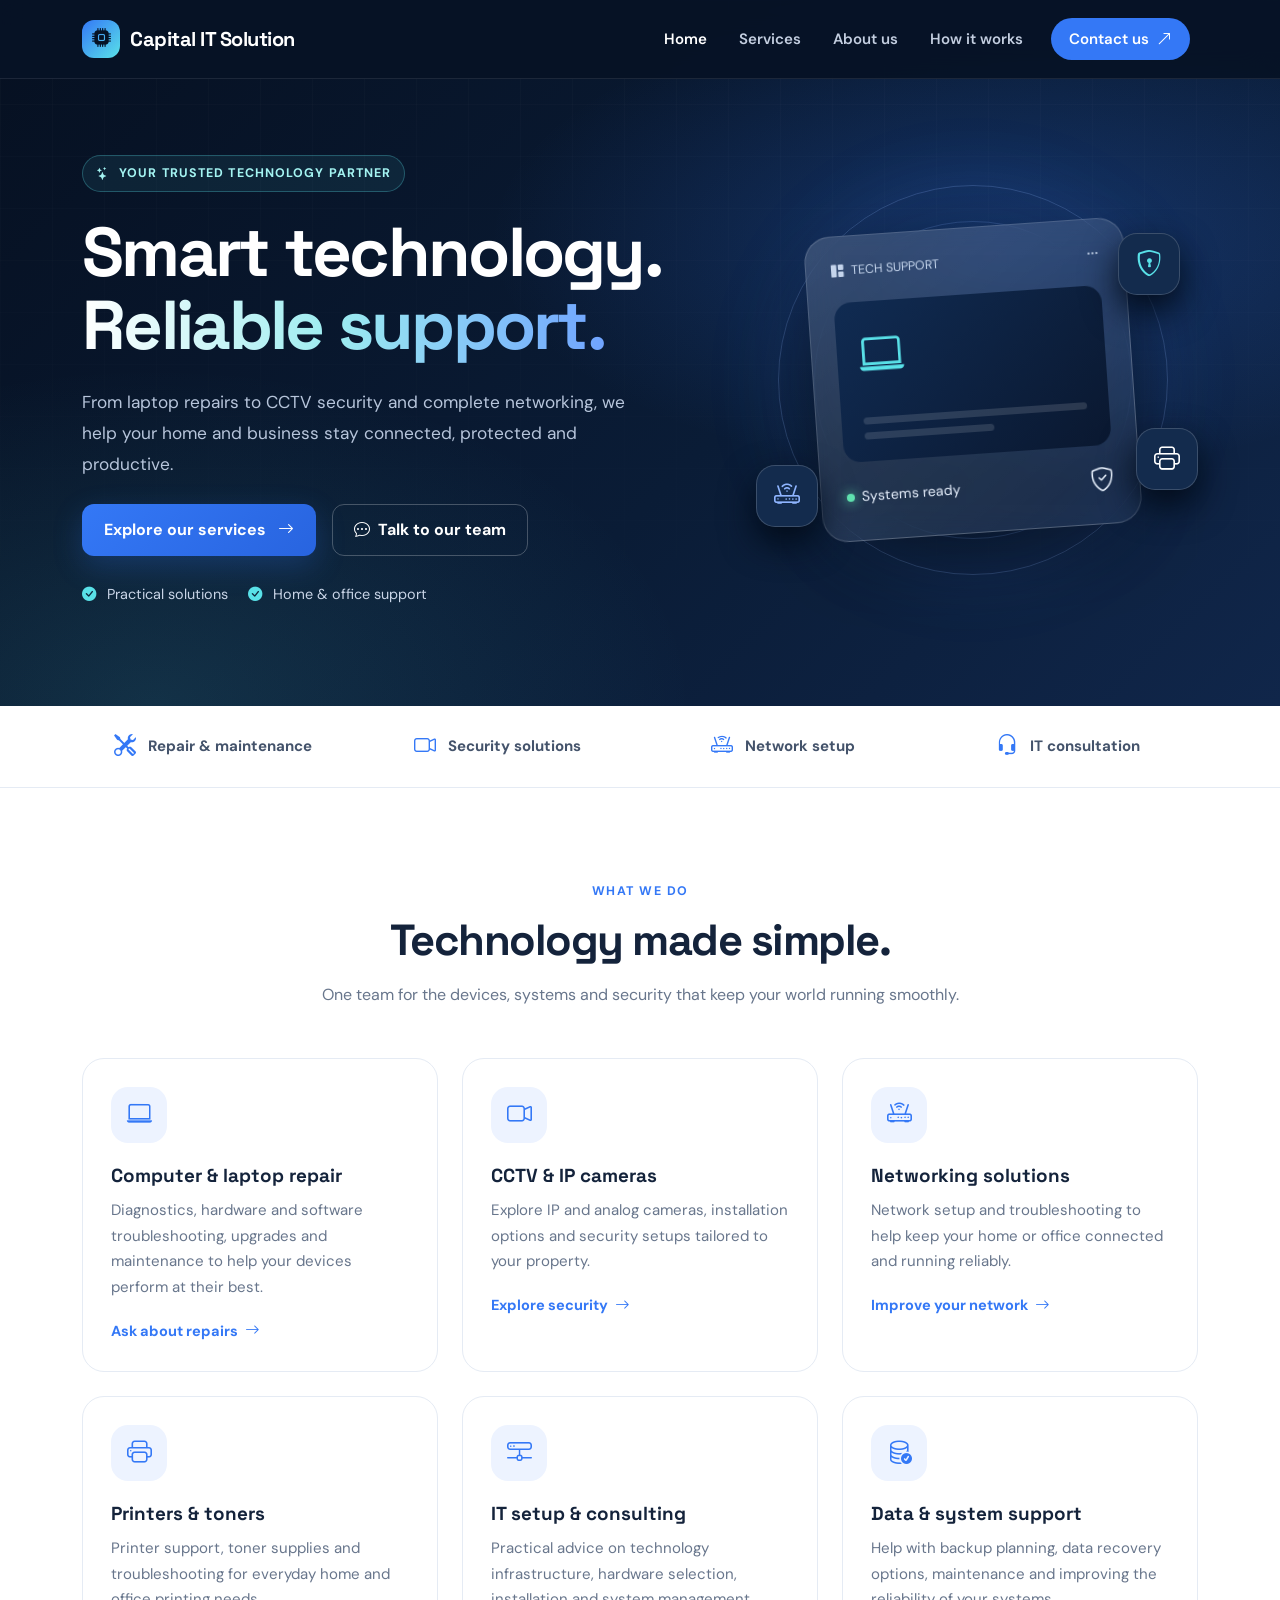
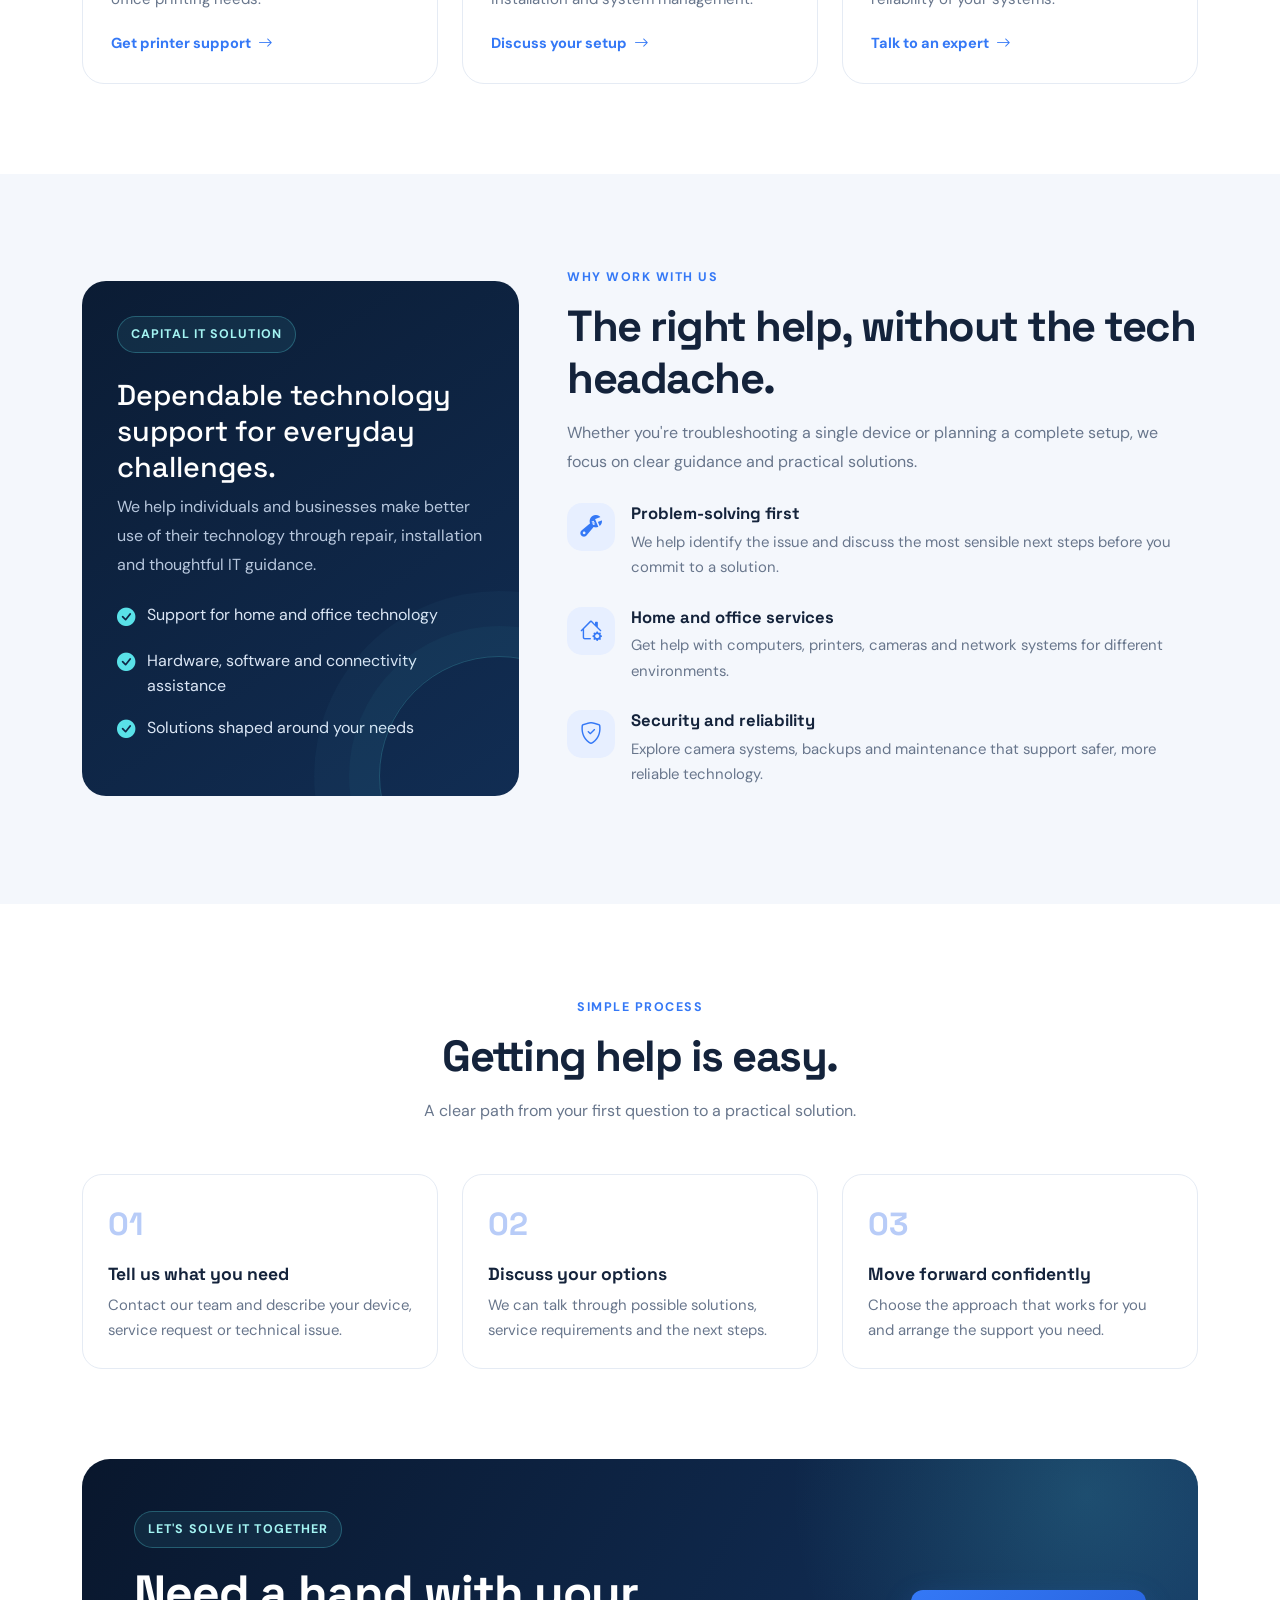
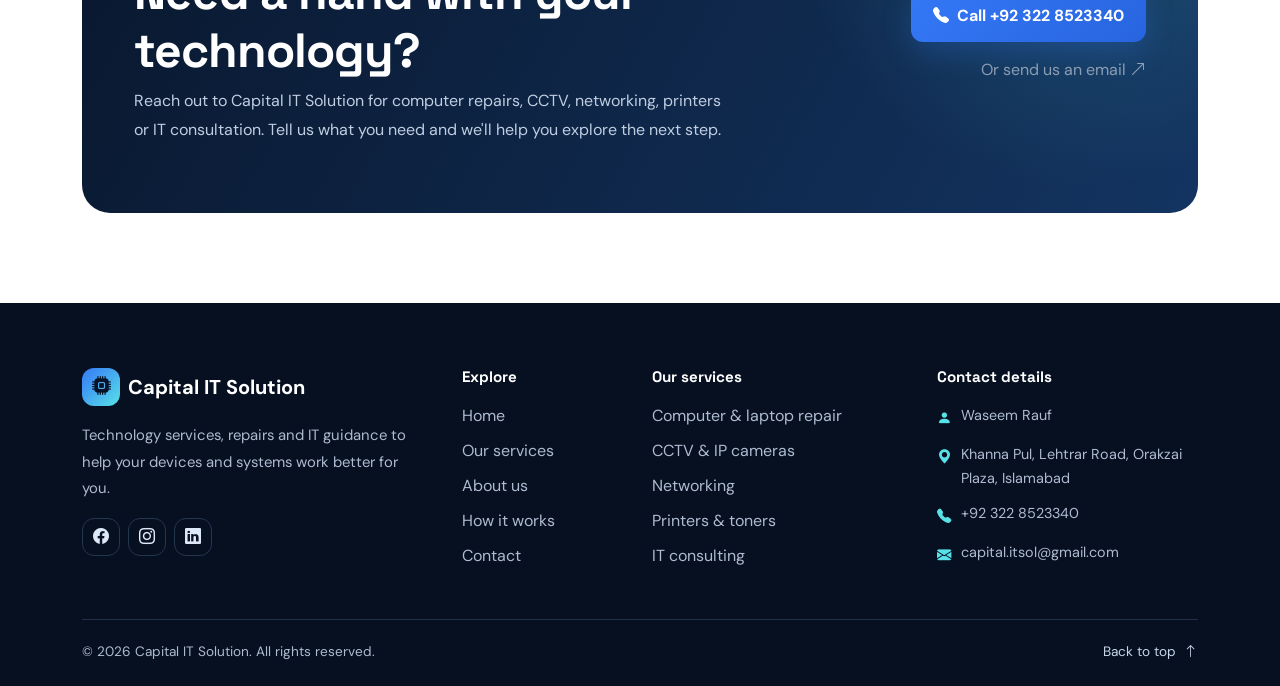
<file: capital_it_solution.html>
<!DOCTYPE html>
<html lang="en">
<head>
  <meta charset="UTF-8">
  <meta name="viewport" content="width=device-width, initial-scale=1">
  <meta name="theme-color" content="#071326">
  <meta name="description" content="Capital IT Solution — computer and laptop repair, CCTV cameras, networking, printers and professional IT support in Islamabad.">
  <title>Capital IT Solution | Smart Technology. Reliable Support.</title>
  <link rel="preconnect" href="https://fonts.googleapis.com">
  <link rel="preconnect" href="https://fonts.gstatic.com" crossorigin>
  <link href="https://fonts.googleapis.com/css2?family=DM+Sans:wght@400;500;600;700&family=Space+Grotesk:wght@400;500;600;700&display=swap" rel="stylesheet">
  <link href="https://cdn.jsdelivr.net/npm/bootstrap@5.3.3/dist/css/bootstrap.min.css" rel="stylesheet">
  <link href="https://cdn.jsdelivr.net/npm/bootstrap-icons@1.11.3/font/bootstrap-icons.min.css" rel="stylesheet">
  <style>
    :root{--navy:#071326;--navy2:#0c1e38;--blue:#3478f6;--cyan:#59e1e8;--ink:#14233b;--muted:#68768c;--pale:#f4f7fc;--line:#e5ebf4}
    *{box-sizing:border-box}html{scroll-behavior:smooth;scroll-padding-top:90px}body{margin:0;font-family:'DM Sans',sans-serif;color:var(--ink);background:#fff}h1,h2,h3,h4,h5,.navbar-brand{font-family:'Space Grotesk',sans-serif}a{text-decoration:none}
    .navbar{background:rgba(7,19,38,.94)!important;backdrop-filter:blur(16px);padding:15px 0;border-bottom:1px solid rgba(255,255,255,.09)}.navbar-brand{font-weight:700;color:white!important;letter-spacing:-.5px;display:flex;align-items:center;gap:10px}.brand-mark{width:38px;height:38px;border-radius:12px;background:linear-gradient(135deg,var(--blue),var(--cyan));display:grid;place-items:center;color:#061326;font-size:19px}.nav-link{color:#c3cee0!important;font-weight:600;font-size:.94rem;margin:0 8px;transition:.2s}.nav-link:hover,.nav-link.active{color:#fff!important}.nav-cta{border-radius:999px;background:var(--blue);color:white!important;padding:10px 18px!important;margin-left:12px}.nav-cta:hover{background:#5590ff}
    .hero{position:relative;overflow:hidden;background:radial-gradient(ellipse at 78% 34%,rgba(52,120,246,.25),transparent 36%),radial-gradient(ellipse at 12% 100%,rgba(89,225,232,.12),transparent 34%),linear-gradient(135deg,#061021 0%,#0a1c36 58%,#10264a 100%);color:white;padding:155px 0 100px;min-height:650px}.hero:before{content:"";position:absolute;inset:0;opacity:.16;background-image:linear-gradient(rgba(255,255,255,.12) 1px,transparent 1px),linear-gradient(90deg,rgba(255,255,255,.12) 1px,transparent 1px);background-size:52px 52px;mask-image:linear-gradient(to bottom,black,transparent)}.hero .container{position:relative;z-index:1}.eyebrow{display:inline-flex;align-items:center;gap:9px;padding:8px 13px;border:1px solid rgba(89,225,232,.28);background:rgba(89,225,232,.08);border-radius:999px;color:#a4f4f2;font-size:.78rem;font-weight:700;letter-spacing:1.1px;text-transform:uppercase}.eyebrow i{font-size:.8rem}.hero h1{font-size:clamp(2.65rem,5.4vw,4.65rem);line-height:1.06;letter-spacing:-2.7px;font-weight:700;margin:24px 0}.gradient-text{background:linear-gradient(90deg,#fff 0%,#9cecf0 48%,#70a4ff 100%);-webkit-background-clip:text;background-clip:text;color:transparent}.hero-copy{max-width:570px;color:#b7c5db;font-size:1.08rem;line-height:1.8}.btn-main{border:0;border-radius:12px;padding:14px 22px;background:linear-gradient(135deg,#3478f6,#2864df);color:white;font-weight:700;box-shadow:0 10px 30px rgba(52,120,246,.24);transition:.25s}.btn-main:hover{transform:translateY(-3px);color:white;box-shadow:0 15px 35px rgba(52,120,246,.34)}.btn-ghost{border:1px solid rgba(255,255,255,.24);border-radius:12px;padding:13px 21px;color:white;font-weight:700}.btn-ghost:hover{background:rgba(255,255,255,.08);color:white}.hero-note{display:flex;gap:20px;flex-wrap:wrap;margin-top:28px;color:#c9d5e7;font-size:.9rem}.hero-note i{color:var(--cyan);margin-right:7px}.hero-visual{position:relative;min-height:390px;display:grid;place-items:center}.orbit{position:absolute;width:min(390px,95%);aspect-ratio:1;border:1px solid rgba(132,174,255,.25);border-radius:50%;box-shadow:0 0 80px rgba(52,120,246,.12),inset 0 0 70px rgba(52,120,246,.08)}.orbit:before,.orbit:after{content:"";position:absolute;border:1px solid rgba(132,174,255,.2);border-radius:50%;inset:35px}.orbit:after{inset:72px}.device-card{position:relative;width:min(320px,90%);padding:25px;border:1px solid rgba(255,255,255,.18);border-radius:26px;background:linear-gradient(145deg,rgba(255,255,255,.15),rgba(255,255,255,.045));backdrop-filter:blur(16px);box-shadow:0 28px 80px rgba(0,0,0,.3);transform:rotate(-4deg)}.device-top{display:flex;justify-content:space-between;align-items:center;color:#c5d5ec;font-size:.78rem}.device-screen{margin:22px 0 17px;border-radius:17px;padding:22px;background:linear-gradient(135deg,#102b52,#0a1830);min-height:160px;display:flex;flex-direction:column;justify-content:space-between}.screen-icon{font-size:44px;color:var(--cyan)}.screen-line{height:7px;background:rgba(255,255,255,.13);border-radius:9px;margin-top:8px}.screen-line.short{width:58%}.device-foot{display:flex;align-items:center;justify-content:space-between;color:#eaf3ff;font-size:.88rem}.status-dot{display:inline-block;width:8px;height:8px;background:#61e5b2;border-radius:50%;margin-right:7px;box-shadow:0 0 12px #61e5b2}.float-icon{position:absolute;display:grid;place-items:center;width:62px;height:62px;border-radius:19px;background:#132b4d;border:1px solid rgba(255,255,255,.17);color:var(--cyan);font-size:26px;box-shadow:0 15px 35px #020b18}.float-one{top:48px;right:4%}.float-two{bottom:48px;left:2%;color:#8fb5ff}.float-three{right:0;bottom:85px;color:#fff}
    .trust-strip{background:white;border-bottom:1px solid var(--line);padding:24px 0}.trust-item{display:flex;align-items:center;justify-content:center;gap:12px;color:#44536b;font-weight:700;font-size:.94rem}.trust-item i{font-size:22px;color:var(--blue)}
    section{padding:90px 0}.section-kicker{color:var(--blue);font-weight:700;font-size:.78rem;text-transform:uppercase;letter-spacing:1.5px}.section-title{font-size:clamp(2rem,3.4vw,3rem);letter-spacing:-1.5px;font-weight:700;margin:12px 0 15px}.section-lead{max-width:650px;color:var(--muted);line-height:1.8}.service-card{height:100%;border:1px solid var(--line);border-radius:22px;padding:28px;background:white;transition:transform .25s,box-shadow .25s,border-color .25s;position:relative;overflow:hidden}.service-card:hover{transform:translateY(-7px);box-shadow:0 22px 55px rgba(20,44,83,.1);border-color:#c8d9ff}.service-icon{width:56px;height:56px;display:grid;place-items:center;border-radius:17px;background:#edf3ff;color:var(--blue);font-size:25px;margin-bottom:22px}.service-card h3{font-size:1.18rem;font-weight:700;margin-bottom:11px}.service-card p{color:var(--muted);line-height:1.7;font-size:.94rem;margin-bottom:18px}.text-link{font-weight:700;color:var(--blue);font-size:.91rem}.text-link i{transition:transform .2s;display:inline-block}.text-link:hover i{transform:translateX(4px)}
    .about-section{background:var(--pale)}.about-panel{height:100%;padding:35px;border-radius:24px;background:linear-gradient(145deg,#0b1c34,#112d53);color:white;position:relative;overflow:hidden}.about-panel:after{content:"";position:absolute;width:240px;height:240px;border:1px solid rgba(89,225,232,.22);border-radius:50%;right:-100px;bottom:-100px;box-shadow:0 0 0 30px rgba(89,225,232,.04),0 0 0 65px rgba(89,225,232,.03)}.about-panel h3{font-size:1.8rem;line-height:1.25}.about-panel p{color:#b7c7dd;line-height:1.8}.check-list{list-style:none;padding:0;margin:24px 0 0}.check-list li{display:flex;gap:12px;margin:17px 0;color:#dbe6f5;line-height:1.55}.check-list i{color:var(--cyan);font-size:1.15rem}.benefit{display:flex;gap:16px;margin:26px 0}.benefit-icon{flex:0 0 48px;height:48px;border-radius:15px;background:#e7efff;color:var(--blue);display:grid;place-items:center;font-size:22px}.benefit h4{font-size:1.04rem;font-weight:700;margin:1px 0 6px}.benefit p{margin:0;color:var(--muted);font-size:.93rem;line-height:1.7}
    .process-card{border:1px solid var(--line);border-radius:20px;padding:25px;height:100%}.process-number{font-family:'Space Grotesk';font-size:2rem;font-weight:700;color:#b8ccf8;margin-bottom:16px}.process-card h3{font-size:1.1rem;font-weight:700}.process-card p{font-size:.93rem;line-height:1.7;color:var(--muted);margin:0}
    .cta-section{padding:0 0 90px}.cta-panel{position:relative;overflow:hidden;border-radius:28px;padding:52px;background:radial-gradient(circle at 90% 10%,rgba(89,225,232,.18),transparent 28%),linear-gradient(120deg,#09172d,#133461);color:white}.cta-panel h2{font-size:clamp(2rem,4vw,3rem);font-weight:700;letter-spacing:-1px}.cta-panel p{color:#c0cee1;max-width:600px;line-height:1.8}
    footer{background:#061020;color:#aebbd0;padding:65px 0 24px}.footer-brand{color:white;font-size:1.25rem;font-weight:700}.footer-copy{line-height:1.8;font-size:.93rem;max-width:330px}.footer-heading{color:white;font-size:.95rem;font-weight:700;margin-bottom:18px}.footer-links{list-style:none;padding:0}.footer-links li{margin:11px 0}.footer-links a{color:#aebbd0;transition:.2s}.footer-links a:hover{color:var(--cyan)}.contact-line{display:flex;gap:10px;align-items:flex-start;margin:12px 0;line-height:1.65;font-size:.9rem;overflow-wrap:anywhere}.contact-line i{color:var(--cyan);margin-top:3px}.socials a{display:inline-grid;place-items:center;width:38px;height:38px;border-radius:12px;border:1px solid #253651;color:#dce7f7;margin-right:8px}.socials a:hover{background:var(--blue);border-color:var(--blue);color:white}.footer-bottom{border-top:1px solid #20304a;margin-top:35px;padding-top:22px;display:flex;justify-content:space-between;gap:15px;flex-wrap:wrap;font-size:.85rem}.back-top{color:#c7d6ec}.back-top:hover{color:var(--cyan)}
    @media(max-width:991px){.navbar-collapse{padding-top:16px}.nav-link{margin:5px 0}.nav-cta{display:inline-block;margin:8px 0 0!important;width:max-content}.hero{padding-top:130px}.hero-visual{min-height:330px;margin-top:28px}.hero h1{letter-spacing:-1.8px}.trust-item{padding:10px 0}}@media(max-width:575px){section{padding:68px 0}.hero{padding:120px 0 65px;min-height:auto}.hero h1{font-size:2.55rem}.hero-copy{font-size:1rem}.hero-visual{min-height:300px}.orbit{width:290px}.device-card{width:265px;padding:18px}.float-icon{width:50px;height:50px;border-radius:15px;font-size:21px}.float-one{right:0;top:25px}.float-two{left:0;bottom:20px}.float-three{right:0;bottom:40px}.trust-strip{padding:16px 0}.trust-item{justify-content:flex-start;padding-left:15px;font-size:.86rem}.service-card{padding:23px}.cta-panel{padding:30px 24px}.footer-bottom{display:block}.footer-bottom span{display:block;margin-bottom:8px}}
    @media(prefers-reduced-motion:reduce){html{scroll-behavior:auto}*,*:before,*:after{transition:none!important;animation:none!important}}
  </style>
</head>
<body>
  <nav class="navbar navbar-expand-lg navbar-dark fixed-top">
    <div class="container">
      <a class="navbar-brand" href="#home"><span class="brand-mark"><i class="bi bi-cpu-fill"></i></span>Capital IT Solution</a>
      <button class="navbar-toggler" type="button" data-bs-toggle="collapse" data-bs-target="#mainNav" aria-controls="mainNav" aria-expanded="false" aria-label="Toggle navigation"><span class="navbar-toggler-icon"></span></button>
      <div class="collapse navbar-collapse justify-content-end" id="mainNav">
        <ul class="navbar-nav align-items-lg-center">
          <li class="nav-item"><a class="nav-link active" href="#home">Home</a></li>
          <li class="nav-item"><a class="nav-link" href="#services">Services</a></li>
          <li class="nav-item"><a class="nav-link" href="#about">About us</a></li>
          <li class="nav-item"><a class="nav-link" href="#process">How it works</a></li>
          <li class="nav-item"><a class="nav-link nav-cta" href="#contact">Contact us <i class="bi bi-arrow-up-right ms-1"></i></a></li>
        </ul>
      </div>
    </div>
  </nav>

  <main>
    <section class="hero" id="home">
      <div class="container">
        <div class="row align-items-center g-4">
          <div class="col-lg-7">
            <span class="eyebrow"><i class="bi bi-stars"></i> Your trusted technology partner</span>
            <h1>Smart technology.<br><span class="gradient-text">Reliable support.</span></h1>
            <p class="hero-copy">From laptop repairs to CCTV security and complete networking, we help your home and business stay connected, protected and productive.</p>
            <div class="d-flex flex-wrap gap-3 mt-4">
              <a class="btn btn-main" href="#services">Explore our services <i class="bi bi-arrow-right ms-2"></i></a>
              <a class="btn btn-ghost" href="#contact"><i class="bi bi-chat-dots me-2"></i>Talk to our team</a>
            </div>
            <div class="hero-note"><span><i class="bi bi-check-circle-fill"></i> Practical solutions</span><span><i class="bi bi-check-circle-fill"></i> Home & office support</span></div>
          </div>
          <div class="col-lg-5">
            <div class="hero-visual" aria-label="Illustration of technology support">
              <div class="orbit"></div>
              <div class="device-card">
                <div class="device-top"><span><i class="bi bi-grid-1x2-fill me-2"></i>TECH SUPPORT</span><i class="bi bi-three-dots"></i></div>
                <div class="device-screen"><div class="screen-icon"><i class="bi bi-laptop"></i></div><div><div class="screen-line"></div><div class="screen-line short"></div></div></div>
                <div class="device-foot"><span><span class="status-dot"></span>Systems ready</span><i class="bi bi-shield-check fs-4"></i></div>
              </div>
              <div class="float-icon float-one"><i class="bi bi-shield-lock"></i></div>
              <div class="float-icon float-two"><i class="bi bi-router"></i></div>
              <div class="float-icon float-three"><i class="bi bi-printer"></i></div>
            </div>
          </div>
        </div>
      </div>
    </section>

    <div class="trust-strip">
      <div class="container"><div class="row">
        <div class="col-6 col-lg-3 trust-item"><i class="bi bi-tools"></i><span>Repair & maintenance</span></div>
        <div class="col-6 col-lg-3 trust-item"><i class="bi bi-camera-video"></i><span>Security solutions</span></div>
        <div class="col-6 col-lg-3 trust-item"><i class="bi bi-router"></i><span>Network setup</span></div>
        <div class="col-6 col-lg-3 trust-item"><i class="bi bi-headset"></i><span>IT consultation</span></div>
      </div></div>
    </div>

    <section id="services">
      <div class="container">
        <div class="text-center mb-5">
          <span class="section-kicker">What we do</span>
          <h2 class="section-title">Technology made simple.</h2>
          <p class="section-lead mx-auto">One team for the devices, systems and security that keep your world running smoothly.</p>
        </div>
        <div class="row g-4">
          <div class="col-md-6 col-lg-4"><article class="service-card"><div class="service-icon"><i class="bi bi-laptop"></i></div><h3>Computer & laptop repair</h3><p>Diagnostics, hardware and software troubleshooting, upgrades and maintenance to help your devices perform at their best.</p><a class="text-link" href="#contact">Ask about repairs <i class="bi bi-arrow-right ms-1"></i></a></article></div>
          <div class="col-md-6 col-lg-4"><article class="service-card"><div class="service-icon"><i class="bi bi-camera-video"></i></div><h3>CCTV & IP cameras</h3><p>Explore IP and analog cameras, installation options and security setups tailored to your property.</p><a class="text-link" href="#contact">Explore security <i class="bi bi-arrow-right ms-1"></i></a></article></div>
          <div class="col-md-6 col-lg-4"><article class="service-card"><div class="service-icon"><i class="bi bi-router"></i></div><h3>Networking solutions</h3><p>Network setup and troubleshooting to help keep your home or office connected and running reliably.</p><a class="text-link" href="#contact">Improve your network <i class="bi bi-arrow-right ms-1"></i></a></article></div>
          <div class="col-md-6 col-lg-4"><article class="service-card"><div class="service-icon"><i class="bi bi-printer"></i></div><h3>Printers & toners</h3><p>Printer support, toner supplies and troubleshooting for everyday home and office printing needs.</p><a class="text-link" href="#contact">Get printer support <i class="bi bi-arrow-right ms-1"></i></a></article></div>
          <div class="col-md-6 col-lg-4"><article class="service-card"><div class="service-icon"><i class="bi bi-hdd-network"></i></div><h3>IT setup & consulting</h3><p>Practical advice on technology infrastructure, hardware selection, installation and system management.</p><a class="text-link" href="#contact">Discuss your setup <i class="bi bi-arrow-right ms-1"></i></a></article></div>
          <div class="col-md-6 col-lg-4"><article class="service-card"><div class="service-icon"><i class="bi bi-database-check"></i></div><h3>Data & system support</h3><p>Help with backup planning, data recovery options, maintenance and improving the reliability of your systems.</p><a class="text-link" href="#contact">Talk to an expert <i class="bi bi-arrow-right ms-1"></i></a></article></div>
        </div>
      </div>
    </section>

    <section class="about-section" id="about">
      <div class="container">
        <div class="row align-items-center g-5">
          <div class="col-lg-5"><div class="about-panel"><span class="eyebrow mb-4">Capital IT Solution</span><h3>Dependable technology support for everyday challenges.</h3><p>We help individuals and businesses make better use of their technology through repair, installation and thoughtful IT guidance.</p><ul class="check-list"><li><i class="bi bi-check-circle-fill"></i><span>Support for home and office technology</span></li><li><i class="bi bi-check-circle-fill"></i><span>Hardware, software and connectivity assistance</span></li><li><i class="bi bi-check-circle-fill"></i><span>Solutions shaped around your needs</span></li></ul></div></div>
          <div class="col-lg-7"><span class="section-kicker">Why work with us</span><h2 class="section-title">The right help, without the tech headache.</h2><p class="section-lead">Whether you're troubleshooting a single device or planning a complete setup, we focus on clear guidance and practical solutions.</p>
            <div class="benefit"><div class="benefit-icon"><i class="bi bi-wrench-adjustable"></i></div><div><h4>Problem-solving first</h4><p>We help identify the issue and discuss the most sensible next steps before you commit to a solution.</p></div></div>
            <div class="benefit"><div class="benefit-icon"><i class="bi bi-house-gear"></i></div><div><h4>Home and office services</h4><p>Get help with computers, printers, cameras and network systems for different environments.</p></div></div>
            <div class="benefit"><div class="benefit-icon"><i class="bi bi-shield-check"></i></div><div><h4>Security and reliability</h4><p>Explore camera systems, backups and maintenance that support safer, more reliable technology.</p></div></div>
          </div>
        </div>
      </div>
    </section>

    <section id="process">
      <div class="container">
        <div class="text-center mb-5"><span class="section-kicker">Simple process</span><h2 class="section-title">Getting help is easy.</h2><p class="section-lead mx-auto">A clear path from your first question to a practical solution.</p></div>
        <div class="row g-4">
          <div class="col-md-4"><div class="process-card"><div class="process-number">01</div><h3>Tell us what you need</h3><p>Contact our team and describe your device, service request or technical issue.</p></div></div>
          <div class="col-md-4"><div class="process-card"><div class="process-number">02</div><h3>Discuss your options</h3><p>We can talk through possible solutions, service requirements and the next steps.</p></div></div>
          <div class="col-md-4"><div class="process-card"><div class="process-number">03</div><h3>Move forward confidently</h3><p>Choose the approach that works for you and arrange the support you need.</p></div></div>
        </div>
      </div>
    </section>

    <section class="cta-section" id="contact">
      <div class="container"><div class="cta-panel"><div class="row align-items-center g-4"><div class="col-lg-8"><span class="eyebrow mb-3">Let's solve it together</span><h2>Need a hand with your technology?</h2><p>Reach out to Capital IT Solution for computer repairs, CCTV, networking, printers or IT consultation. Tell us what you need and we'll help you explore the next step.</p></div><div class="col-lg-4 text-lg-end"><a class="btn btn-main" href="tel:+923228523340"><i class="bi bi-telephone-fill me-2"></i>Call +92 322 8523340</a><div class="mt-3"><a href="mailto:capital.itsol@gmail.com" class="text-white-50">Or send us an email <i class="bi bi-arrow-up-right"></i></a></div></div></div></div></div>
    </section>
  </main>

  <footer>
    <div class="container">
      <div class="row g-4">
        <div class="col-lg-4 col-md-6"><a class="footer-brand d-inline-flex align-items-center gap-2 mb-3" href="#home"><span class="brand-mark"><i class="bi bi-cpu-fill"></i></span>Capital IT Solution</a><p class="footer-copy">Technology services, repairs and IT guidance to help your devices and systems work better for you.</p><div class="socials"><a href="https://www.facebook.com/" aria-label="Facebook"><i class="bi bi-facebook"></i></a><a href="https://www.instagram.com/" aria-label="Instagram"><i class="bi bi-instagram"></i></a><a href="https://www.linkedin.com/" aria-label="LinkedIn"><i class="bi bi-linkedin"></i></a></div></div>
        <div class="col-lg-2 col-md-6"><h5 class="footer-heading">Explore</h5><ul class="footer-links"><li><a href="#home">Home</a></li><li><a href="#services">Our services</a></li><li><a href="#about">About us</a></li><li><a href="#process">How it works</a></li><li><a href="#contact">Contact</a></li></ul></div>
        <div class="col-lg-3 col-md-6"><h5 class="footer-heading">Our services</h5><ul class="footer-links"><li><a href="#services">Computer & laptop repair</a></li><li><a href="#services">CCTV & IP cameras</a></li><li><a href="#services">Networking</a></li><li><a href="#services">Printers & toners</a></li><li><a href="#services">IT consulting</a></li></ul></div>
        <div class="col-lg-3 col-md-6"><h5 class="footer-heading">Contact details</h5><div class="contact-line"><i class="bi bi-person-fill"></i><span>Waseem Rauf</span></div><div class="contact-line"><i class="bi bi-geo-alt-fill"></i><span>Khanna Pul, Lehtrar Road, Orakzai Plaza, Islamabad</span></div><div class="contact-line"><i class="bi bi-telephone-fill"></i><a href="tel:+923228523340" class="text-reset">+92 322 8523340</a></div><div class="contact-line"><i class="bi bi-envelope-fill"></i><a href="mailto:capital.itsol@gmail.com" class="text-reset">capital.itsol@gmail.com</a></div></div>
      </div>
      <div class="footer-bottom"><span>© <span id="year">2026</span> Capital IT Solution. All rights reserved.</span><a class="back-top" href="#home">Back to top <i class="bi bi-arrow-up ms-1"></i></a></div>
    </div>
  </footer>
  <script src="https://cdn.jsdelivr.net/npm/bootstrap@5.3.3/dist/js/bootstrap.bundle.min.js"></script>
  <script>document.getElementById('year').textContent = new Date().getFullYear();</script>
</body>
</html>
</file>
<file: style/html.css>
.navbar-brand {
     font-weight: 700;
     font-size: 1.5rem;
     color: #007bff !important;

   }

   .nav-link {
     font-weight: 500;
     color: #333 !important;
     transition: color 0.3s ease;
   }

   .nav-link:hover {
     color: #007bff !important;
   }

   .navbar {
     box-shadow: 0 2px 8px rgba(0, 0, 0, 0.1);
   }

   .bg-image {
     background-image: url(../assets/background\ 1.jpg);
     background-size: cover;
     background-position: center;
     
     background-repeat: no-repeat;
     height: 90vh;
     width: 100%;
     background-attachment: fixed;
     text-align: center;
     animation: zoomEffect 15s infinite alternate;
   }

   @keyframes zoomEffect {
  0% {
    background-size: 100%; /* normal */
  }
  100% {
    background-size: 130%; /* zoom in */
  }
}
   .body {
     background-color: #69aff5;
     min-height: 85vh;
     display: flex;
     align-items: center;
   }

   .card-container {
     perspective: 1000px;

   }

   .card-flip {
     position: relative;
     width: 100%;
     height: 380px;
     transition: transform 0.8s;
     transform-style: preserve-3d;
   }

   .card-container:hover .card-flip {
     transform: rotateY(180deg);
   }

   .card-front,
   .card-back {
     position: absolute;
     width: 100%;
     height: 100%;
     border-radius: 10px;
     backface-visibility: hidden;
     box-shadow: 0 5px 20px rgba(0, 0, 0, 0.1);
   }

   .card-front {
     background: rgb(255, 255, 255);
  

   }

   .card-back {

     background-image: url(../assets/background\ \ colors.jpg);
     background-repeat: no-repeat;
     background-size: cover;

     color: #fff;
     transform: rotateY(180deg);
     display: flex;
     flex-direction: column;
     justify-content: center;
     align-items: center;
     text-align: center;
     padding: 20px;
   }

   .card-img-top {
     height: 180px;
     object-fit: cover;
     border-top-left-radius: 10px;
     border-top-right-radius: 10px;
   }

   .card-body h5 {
     font-weight: 600;
   }

   @media (max-width: 767px) {
     .card-flip {
       height: 360px;
     }
   }





   .paragraph {

     background: linear-gradient(135deg, #007bff, #6610f2);
     min-height: 100vh;
     display: flex;
     align-items: center;
     justify-content: center;
     font-family: 'Segoe UI', Tahoma, Geneva, Verdana, sans-serif;
   }

   .big-card {
     background: #ffffff;
     border-radius: 20px;
     box-shadow: 0 10px 25px rgba(0, 0, 0, 0.15);
     max-width: 900px;
     padding: 60px 40px;
     transition: transform 0.3s ease, box-shadow 0.3s ease;
   }

   .big-card:hover {
     transform: translateY(-10px);
     box-shadow: 0 20px 35px rgba(0, 0, 0, 0.2);
   }

   .big-card h2 {
     color: #007bff;
     font-weight: 700;
     font-size: 2.2rem;
     margin-bottom: 20px;
     text-align: center;
   }

   .big-card p {
     color: #555;
     font-size: 1.1rem;
     line-height: 1.8;
     text-align: justify;
   }

   @media (max-width: 768px) {
     .big-card {
       padding: 40px 25px;
     }

     .big-card h2 {
       font-size: 1.8rem;
     }
   }



   .div-cards {
     background-color: #f8f9fa;
     font-family: 'Segoe UI', Tahoma, Geneva, Verdana, sans-serif;
   }

   .service-card {

     background-image: url(../assets/background\ \ colors.jpg);
     background-repeat: no-repeat;
     background-size: cover;
     border: none;
     border-radius: 12px;
     box-shadow: 0 4px 15px rgba(0, 0, 0, 0.1);
     transition: all 0.3s ease;
     padding: 30px 20px;
     text-align: center;
   }

   .service-card:hover {
     transform: translateY(-8px);
     box-shadow: 0 8px 25px rgba(0, 0, 0, 0.15);
   }

   .service-card i {
     font-size: 40px;
     color: #007bff;
     margin-bottom: 15px;
   }

   .service-card h5 {
     font-weight: 600;
     color: #333;
     margin-bottom: 10px;
   }

   .service-card p {
     color: #666;
     font-size: 0.95rem;
   }

   @media (max-width: 767px) {
     .service-card {
       margin-bottom: 20px;
     }
   }

   .image-fluid-1 {
     height: 150px;
     width: 200px;
   }





   .footer-section {
     font-family: 'Segoe UI', Tahoma, Geneva, Verdana, sans-serif;
     background-color: white;
   }

   .footer { 
    background-color: cadetblue;
     color: #ffffff;
     padding: 60px 0 30px;
   }

   .footer a {
     color: #fff;
     text-decoration: none;
     transition: color 0.3s ease;
   }

   .footer a:hover {
     color: #ffc107;
     text-decoration: none;
   }

   .footer h5 {
     font-weight: 700;
     margin-bottom: 20px;
   }

   .social-icons a {
     font-size: 18px;
     margin-right: 15px;
     display: inline-block;
     transition: color 0.3s ease;
   }

   .social-icons a:hover {
     color: #ffc107;
   }

   .footer-bottom {
     border-top: 1px solid rgba(255, 255, 255, 0.3);
     padding-top: 20px;
     text-align: center;
     margin-top: 30px;
     font-size: 0.9rem;
     color: rgba(255, 255, 255, 0.8);
   }
</file>
<file: links/about/style/html.css>
.navbar-brand {
       font-weight: 700;
       font-size: 1.5rem;
       color: #007bff !important;
   }

   .nav-link {
       font-weight: 500;
       color: #333 !important;
       transition: color 0.3s ease;
   }

   .nav-link:hover {
       color: #007bff !important;
   }

   .navbar {
       box-shadow: 0 2px 8px rgba(0, 0, 0, 0.1);
   }


   body {
       font-family: 'Poppins', sans-serif;
       background-color: #f8f9fa;
       color: #333;
   }

   /* Hero Section */
   .hero {
       background: url('https://source.unsplash.com/1600x700/?technology,office') center/cover no-repeat;
       height: 60vh;
       position: relative;
       display: flex;
       align-items: center;
       justify-content: center;
       color: white;
   }

   .hero::after {
       content: '';
       position: absolute;
       top: 0;
       left: 0;
       width: 100%;
       height: 100%;
       background: rgba(0, 0, 0, 0.6);
   }

   .hero-content {
       position: relative;
       z-index: 2;
       text-align: center;
   }

   .hero-content h1 {
       font-size: 3rem;
       font-weight: 700;
       letter-spacing: 2px;
   }

   .hero-content p {
       font-size: 1.2rem;
       color: #ddd;
   }

   /* About Section */
   .about-section {
       padding: 80px 0;
   }

   .about-section h2 {
       font-weight: 700;
       color: #007bff;
       margin-bottom: 20px;
   }

   .about-section p {
       font-size: 1.1rem;
       color: #555;
       line-height: 1.7;
   }

.img-fluid{
    height: 450px;
    width: cover;
}

.img-fluid:hover{
    transform: translateY(-10px);
}


   /* Mission & Vision */
   .mission-vision {
       background: linear-gradient(135deg, #007bff, #6610f2);
       color: white;
       padding: 80px 0;
   }

   .mv-card {
       background: rgba(255, 255, 255, 0.1);
       border-radius: 15px;
       padding: 30px;
       transition: 0.3s;
   }

   .mv-card:hover {
       background: rgba(255, 255, 255, 0.25);
       transform: translateY(-10px);
   }

   .mv-card h4 {
       font-weight: 600;
       margin-bottom: 15px;
   }

   /* Team Section */
   .team-section {
       padding: 80px 0;
       background: #fff;
   }

   .team-member {
       background: #f8f9fa;
       border-radius: 15px;
       overflow: hidden;
       text-align: center;
       box-shadow: 0 5px 15px rgba(0, 0, 0, 0.1);
       transition: 0.3s;
   }

   .team-member:hover {
       transform: translateY(-10px);
   }

   .team-member img {
       width: 100%;
       height: 280px;
       object-fit: cover;
   }

   .team-member h5 {
       color: #007bff;
       font-weight: 600;
       margin-top: 15px;
   }

   .team-member p {
       color: #555;
       margin-bottom: 20px;
   }

   /* Footer */
   footer {
       background: #0d6efd;
       color: white;
       text-align: center;
       padding: 20px 0;
   }

   .card-body{
      overflow: hidden;
       text-align: center;
       box-shadow: 0 5px 15px rgba(0, 0, 0, 0.1);
       transition: 0.3s;
   }
   .card-body:hover{
    transform: translateY(-12px);
   }
</file>
<file: links/contact page/style/html.css>
.navbar-brand {
     font-weight: 700;
     font-size: 1.5rem;
     color: #007bff !important;
   }

   .nav-link {
     font-weight: 500;
     color: #333 !important;
     transition: color 0.3s ease;
   }

   .nav-link:hover {
     color: #007bff !important;
   }

   .navbar {
     box-shadow: 0 2px 8px rgba(0, 0, 0, 0.1);
   }


body {
      background-color: #f8f9fa;
    }
    .contact-header {
      background-color: #003366;
      color: white;
      padding: 60px 20px;
      text-align: center;
    }
    .contact-form {
      background: white;
      padding: 40px;
      border-radius: 8px;
      box-shadow: 0 0 20px rgba(0,0,0,0.05);
    }
    .form-control:focus {
      border-color: #007acc;
      box-shadow: 0 0 0 0.2rem rgba(0, 122, 204, 0.25);
    }
    .map-responsive {
      overflow: hidden;
      padding-bottom: 56.25%;
      position: relative;
      height: 0;
    }
    .map-responsive iframe {
      left: 0;
      top: 0;
      height: 100%;
      width: 100%;
      position: absolute;
      border: 0;
    }
</file>
<file: links/services/style/html.css>
.navbar-brand {
     font-weight: 700;
     font-size: 1.5rem;
     color: #007bff !important;
   }

   .nav-link {
     font-weight: 500;
     color: #333 !important;
     transition: color 0.3s ease;
   }

   .nav-link:hover {
     color: #007bff !important;
   }

   .navbar {
     box-shadow: 0 2px 8px rgba(0, 0, 0, 0.1);
   }




.service-card {
      background: linear-gradient(135deg, #e3f2fd, #f8f9fa);
      font-family: 'Poppins', sans-serif;
      min-height: 100vh;
          display: flex;
      align-items: center;
      justify-content: center;
      flex-direction: column;
      padding: 40px 0;
    }



    h2 {
      font-weight: 700;
      margin-bottom: 50px;
      color: #007bff;
      text-transform: uppercase;
      letter-spacing: 2px;
    }

    .card-container {
      perspective: 1000px;
    }

    .card-flip {
      width: 100%;
      height: 320px;
      transform-style: preserve-3d;
      transition: transform 0.8s ease-in-out;
      border-radius: 20px;
    }

    .card-container:hover .card-flip {
      transform: rotateY(180deg);
    }

    .front, .back {
      position: absolute;
      width: 100%;
      height: cover;
      backface-visibility: hidden;
      border-radius: 20px;
      overflow: hidden;
      box-shadow: 0 10px 25px rgba(0,0,0,0.15);
    }

    .front {
      background-color: #ffffff;
      display: flex;
      flex-direction: column;
      align-items: center;
      justify-content: center;
    }

    .front img {
      width: 100%;
      height: 280px;
      object-fit: cover;
      border-top-left-radius: 20px;
      border-top-right-radius: 20px;
    }

    .front h5 {
      margin-top: 15px;
      font-weight: 600;
      color: #007bff;
    }

    .back {
    background-image: url(../assets/id\ cards.jpg);
    background-repeat: no-repeat;
    background-size:cover;

      color: #fff;
      transform: rotateY(180deg);
      display: flex;
      flex-direction: column;
      justify-content: center;
      align-items: center;

      padding: 25px;
    }

    .back p {
      font-size: 0.95rem;
      margin-bottom: 20px;
    }

    .btn-custom {
      background: #fff;
      color: #007bff;
      border-radius: 25px;
      padding: 8px 18px;
      text-decoration: none;
      font-weight: 600;
      transition: 0.3s;
    }

    .btn-custom:hover {
      background: #f1f1f1;
      color: #0056b3;
    }
</file>
